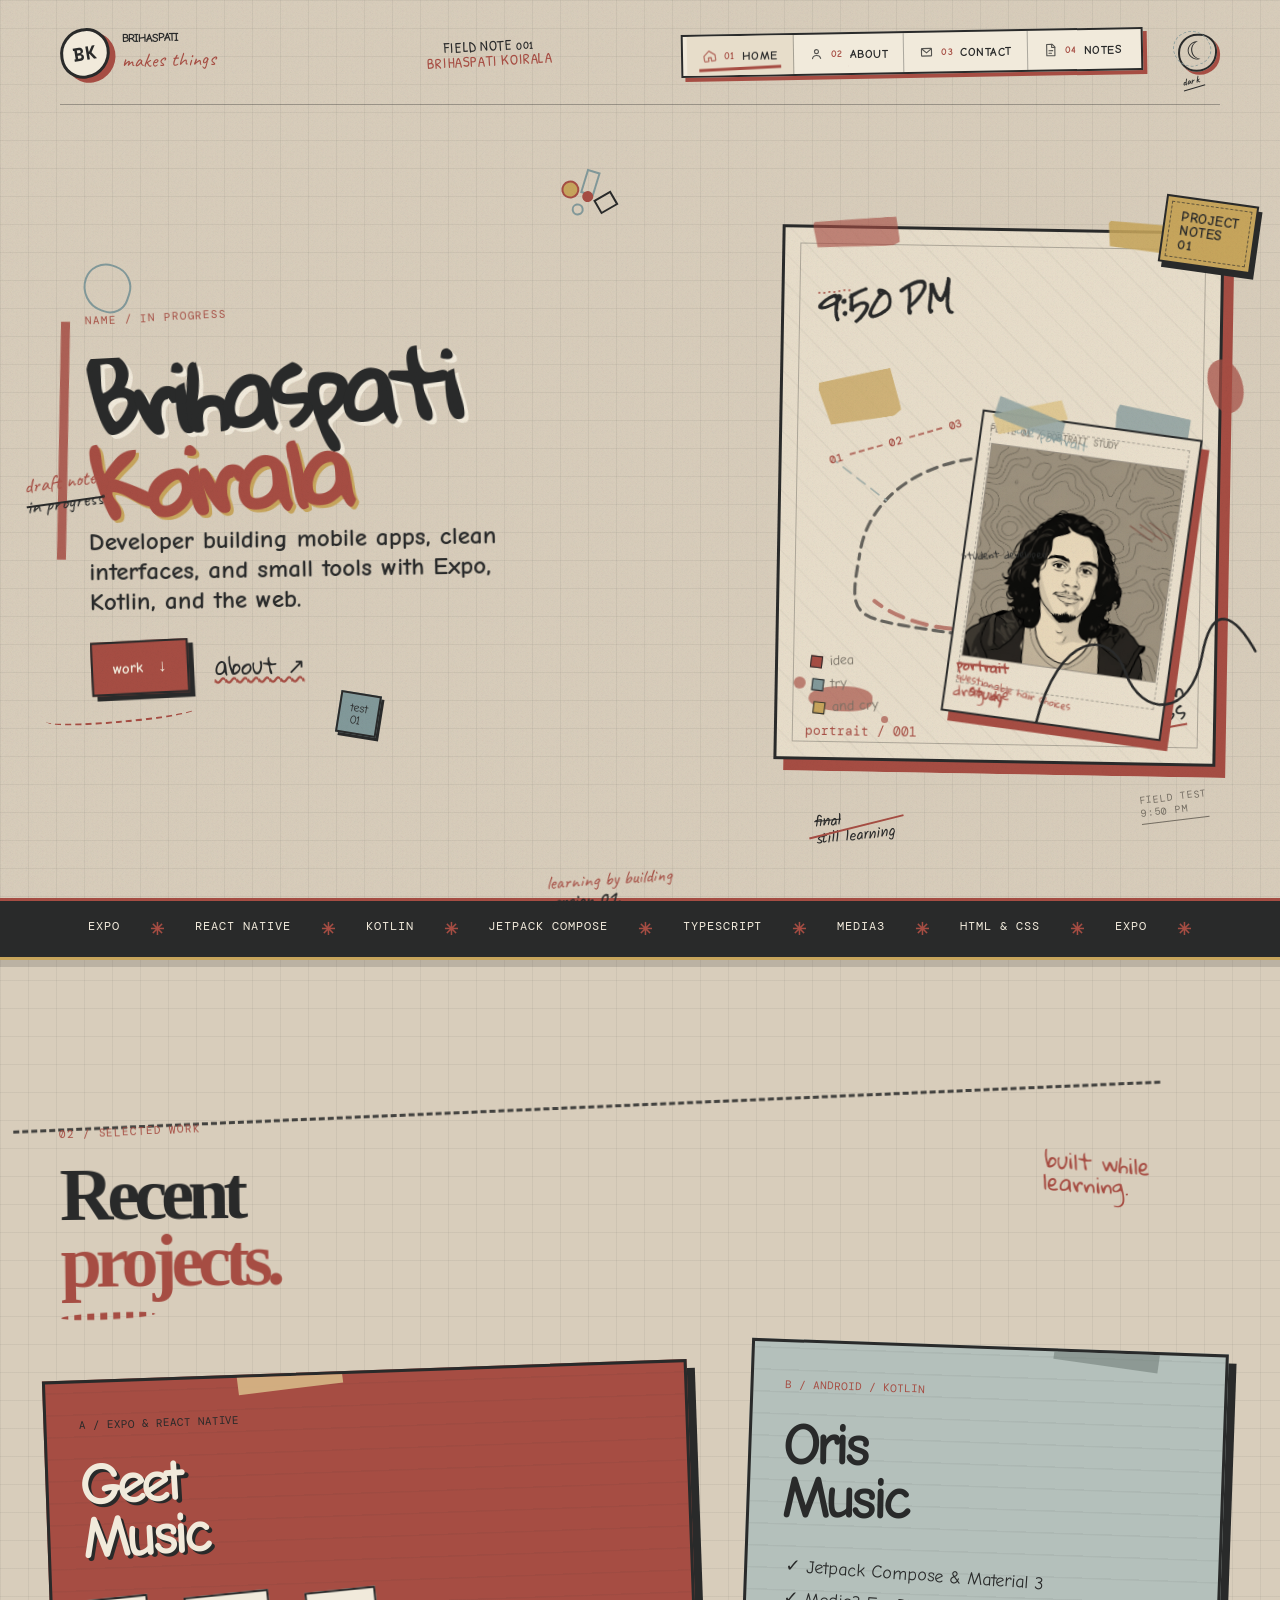
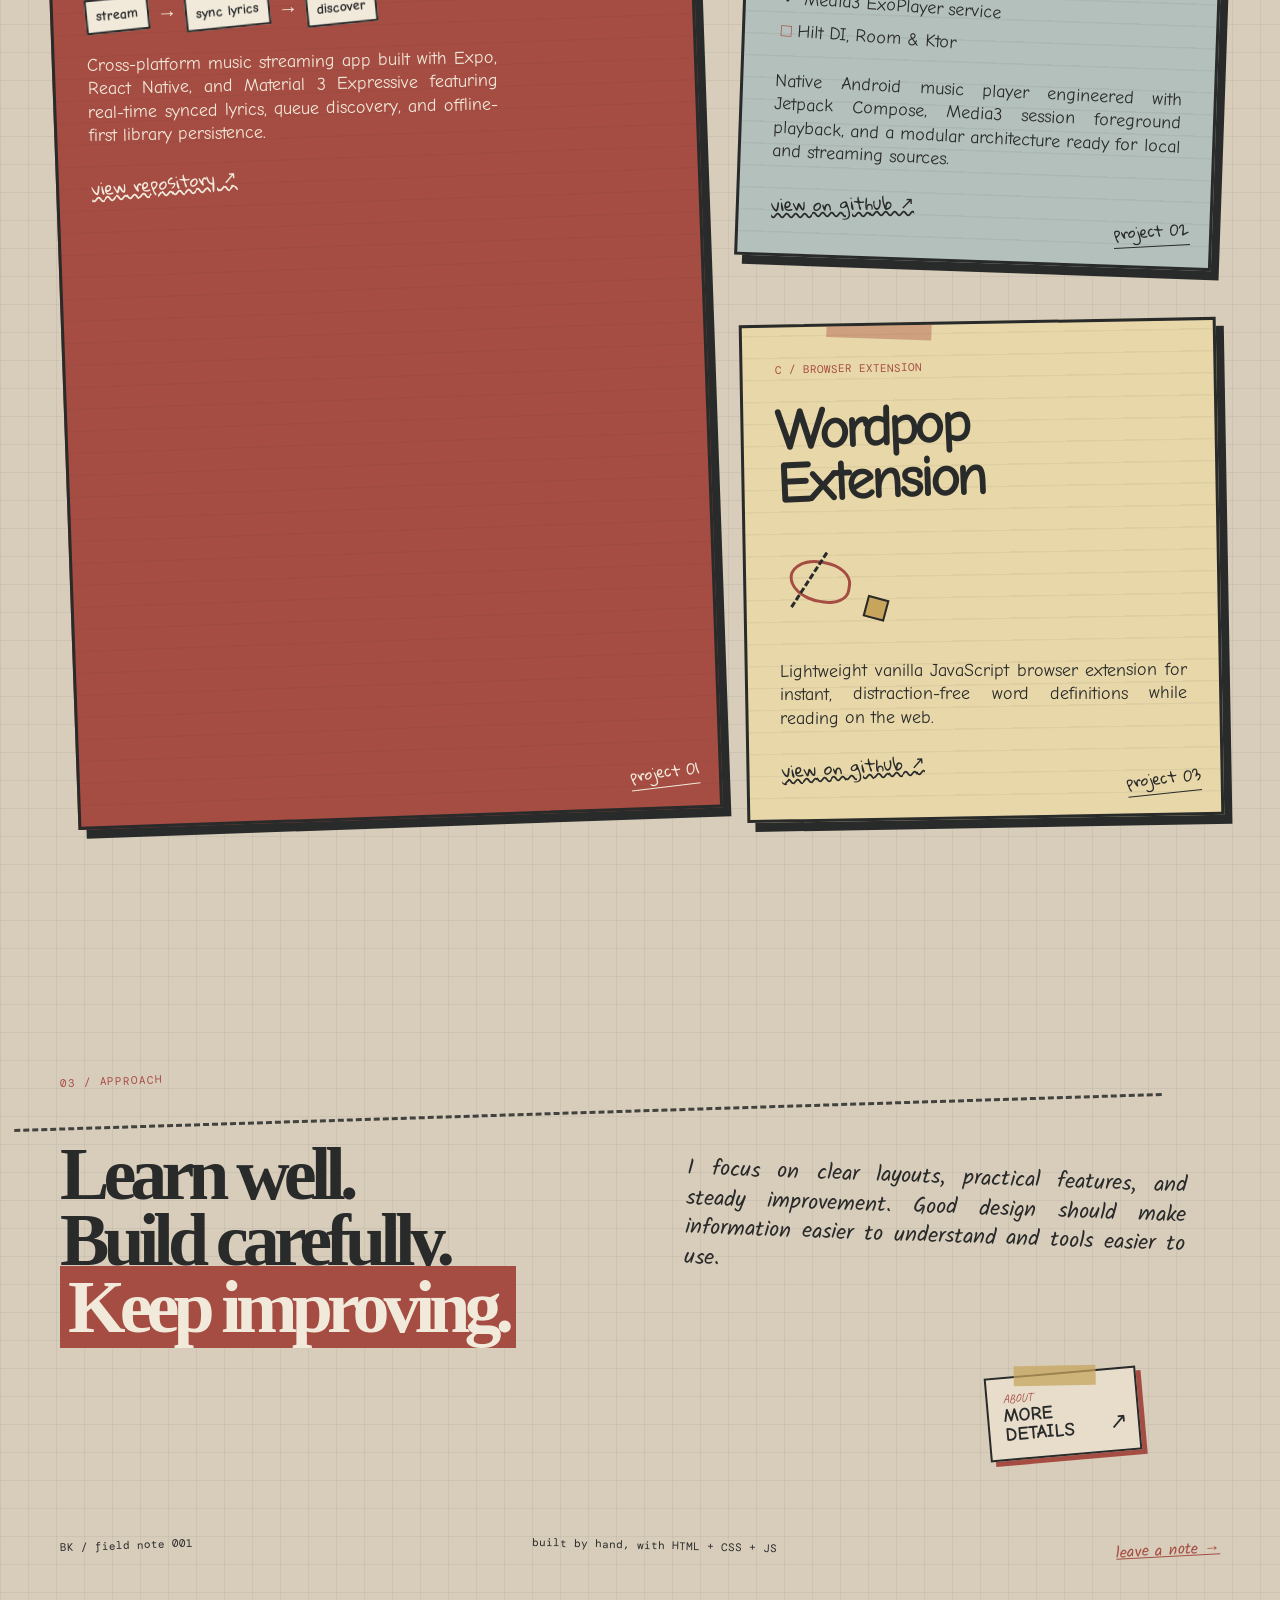
<file: index.html>
<!doctype html>
<html lang="en">
<head>
  <meta charset="utf-8"><meta name="viewport" content="width=device-width, initial-scale=1">
  <meta name="theme-color" content="#f1eadb">
  <link rel="icon" href="favicon.svg" type="image/svg+xml">
  <meta name="description" content="Brihaspati Koirala, mobile and web developer building with Expo, React Native, and Kotlin.">
  <meta property="og:title" content="Brihaspati Koirala | field notes">
  <meta property="og:description" content="Brihaspati Koirala, mobile and web developer building with Expo, React Native, and Kotlin.">
  <meta property="og:type" content="website">
  <meta property="og:url" content="https://toilala.vercel.app/">
  <meta property="og:image" content="https://toilala.vercel.app/assets/brihaspati-portrait.png">
  <title>Brihaspati Koirala | field notes</title>
  <link rel="preconnect" href="https://fonts.googleapis.com"><link rel="preconnect" href="https://fonts.gstatic.com" crossorigin>
  <link href="https://fonts.googleapis.com/css2?family=Caveat:wght@400;500;600;700&family=Comic+Neue:wght@400;700&family=DM+Mono:wght@400;500&family=Gloria+Hallelujah&family=Kalam:wght@400;700&family=Patrick+Hand&family=Rock+Salt&family=Space+Mono:wght@400;700&display=swap" rel="stylesheet">
  <link rel="stylesheet" href="css/style.css">
</head>
<body class="home">
  <div class="page-noise"></div>
  <header class="masthead wrap">
    <a class="brand" href="index.html"><span class="brand-mark">BK</span><span><b>BRIHASPATI</b><small>makes things</small></span></a>
    <p class="header-note">FIELD NOTE <b>001</b><br><span>BRIHASPATI KOIRALA</span></p>
    <nav class="nav" aria-label="Main navigation"><a class="is-active" href="index.html"><svg class="nav-icon" viewBox="0 0 24 24" aria-hidden="true"><path d="M4 11.5 12 5l8 6.5v7a1 1 0 0 1-1 1h-5v-5h-4v5H5a1 1 0 0 1-1-1z"/></svg><i>01</i> home</a><a href="about.html"><svg class="nav-icon" viewBox="0 0 24 24" aria-hidden="true"><circle cx="12" cy="8" r="3.2"/><path d="M5.5 19c.6-3.1 2.8-4.8 6.5-4.8s5.9 1.7 6.5 4.8"/></svg><i>02</i> about</a><a href="contact.html"><svg class="nav-icon" viewBox="0 0 24 24" aria-hidden="true"><rect x="4" y="6" width="16" height="12" rx="1"/><path d="m5 7 7 6 7-6"/></svg><i>03</i> contact</a><a href="notes.html"><svg class="nav-icon" viewBox="0 0 24 24" aria-hidden="true"><path d="M6 3h9l4 4v14H6z"/><path d="M14 3v5h5M9.5 13h6M9.5 17h4"/></svg><i>04</i> notes</a></nav>
    <button class="theme-toggle" type="button" aria-label="Switch to dark mode"><span>☾</span><b>dark</b></button><button class="menu-toggle" aria-label="Open navigation" aria-expanded="false"><i></i><i></i></button>
  </header>
  <main>
    <section class="hero wrap reveal">
      <div class="hero-copy">
        <p class="eyebrow">name / in progress</p>
        <h1>Brihaspati<br><em>Koirala</em></h1>
        <p class="hero-blurb">Developer building mobile apps, clean interfaces, and small tools with Expo, Kotlin, and the web.</p>
        <div class="hero-actions"><a class="button" href="#work">work <b>↓</b></a><a class="scribble-link" href="about.html">about ↗</a></div>
      </div>
      <div class="hero-board">
        <span class="board-tab tab-red"></span><span class="board-tab tab-yellow"></span>
        <span class="torn-paper paper-a"></span><span class="torn-paper paper-b"></span><span class="ink-drop"></span>
        <div class="board-key" aria-hidden="true"><span><i class="key-red"></i>idea</span><span><i class="key-blue"></i>try</span><span><i class="key-ochre"></i>and cry</span></div>
        <div class="board-route" aria-hidden="true"><b>01</b><span></span><b>02</b><span></span><b>03</b></div>
        <p class="board-scribble" aria-hidden="true">work in<br>progress</p>
        <div class="portrait-card" tabindex="0" role="button" aria-label="Draggable portrait card"><span class="drag-hint">move portrait</span><span class="photo-tape tape-photo-a" aria-hidden="true"></span><span class="photo-tape tape-photo-b" aria-hidden="true"></span><span class="portrait-index">PLATE 01 / PORTRAIT STUDY</span><img src="assets/brihaspati-portrait.png" alt="Illustrated portrait of Brihaspati Koirala"><span class="portrait-caption">drag me</span><span class="portrait-note note-one">student developer</span><span class="portrait-note note-two">questionable hair choices</span><span class="portrait-crossed">portrait<br><b>study</b></span></div>
        <svg class="orbit-doodle" viewBox="0 0 500 430" aria-hidden="true"><path d="M75 245 C90 110 300 72 405 177 S390 369 230 345 S60 335 75 245"/><path class="red-stroke" d="M95 301 C160 352 315 352 405 258"/><path class="thin-stroke" d="M108 174 L42 125 M382 166 L461 112 M250 350 L255 411"/></svg>
        <p class="board-note"> ....... <br><b><time class="board-time">--:-- --</time></b></p><span class="board-code">portrait / 001</span>
      </div>
      <div class="hero-margin" aria-hidden="true">
        <span class="margin-sticker sticker-top">PROJECT<br>NOTES<br>01</span>
        <span class="margin-scribble scribble-left">draft notes<br><s>in progress</s></span>
        <span class="margin-crossed"><s>final</s><br>still learning</span>
        <span class="margin-label label-right">FIELD TEST<br><time class="live-tim">--:-- --</time></span>
        <span class="shape-cluster" aria-hidden="true"><i></i><i></i><i></i><i></i><b></b></span>
        <span class="margin-shape shape-loop"></span><span class="margin-shape shape-blob"></span><span class="margin-scrap scrap-note">test<br>01</span><span class="margin-tape tape-note"></span>
        <svg class="margin-curl" viewBox="0 0 280 150">
          <path d="M5 116 C45 18 105 18 116 73 S184 137 207 67 S257 31 274 82"/>
        </svg>
        <span class="margin-note-bottom">learning by building<br><b>version 01.</b></span>
      </div>
    </section>
    <div class="ticker"><div>EXPO <b>✳</b> REACT NATIVE <b>✳</b> KOTLIN <b>✳</b> JETPACK COMPOSE <b>✳</b> TYPESCRIPT <b>✳</b> MEDIA3 <b>✳</b> HTML &amp; CSS <b>✳</b> EXPO <b>✳</b></div></div>
    <section id="work" class="work wrap reveal">
      <div class="section-head"><p class="eyebrow">02 / selected work</p><h2>Recent<br><em>projects.</em></h2><p class="margin-note">built while<br>learning.</p></div>
      <div class="work-grid">
        <article class="work-note note-wide tilt"><span class="tape"></span><span class="note-code">A / EXPO &amp; REACT NATIVE</span><h3>Geet<br>Music</h3><div class="flow"><b>stream</b><i>→</i><b>sync lyrics</b><i>→</i><b>discover</b></div><p>Cross-platform music streaming app built with Expo, React Native, and Material 3 Expressive featuring real-time synced lyrics, queue discovery, and offline-first library persistence.</p><a href="https://github.com/toilala/geet-music" target="_blank" rel="noopener noreferrer">view repository ↗</a><span class="evidence">project 01</span></article>
        <article class="work-note note-blue tilt"><span class="tape tape-dark"></span><span class="note-code">B / ANDROID / KOTLIN</span><h3>Oris<br>Music</h3><ul class="checklist"><li class="done">Jetpack Compose &amp; Material 3</li><li class="done">Media3 ExoPlayer service</li><li>Hilt DI, Room &amp; Ktor</li></ul><p>Native Android music player engineered with Jetpack Compose, Media3 session foreground playback, and a modular architecture ready for local and streaming sources.</p><a href="https://github.com/toilala/oris.music" target="_blank" rel="noopener noreferrer">view on github ↗</a><span class="evidence">project 02</span></article>
        <article class="work-note note-cream tilt"><span class="tape tape-red"></span><span class="note-code">C / BROWSER EXTENSION</span><h3>Wordpop<br>Extension</h3><div class="wordpop-doodle" aria-hidden="true"><i></i><i></i><b></b></div><p>Lightweight vanilla JavaScript browser extension for instant, distraction-free word definitions while reading on the web.</p><a href="https://github.com/toilala/wordpop" target="_blank" rel="noopener noreferrer">view on github ↗</a><span class="evidence">project 03</span></article>
      </div>
    </section>
    <section class="values wrap reveal"><p class="eyebrow">03 / approach</p><div class="values-grid"><h2>Learn well.<br>Build carefully.<br><em>Keep improving.</em></h2><p>I focus on clear layouts, practical features, and steady improvement. Good design should make information easier to understand and tools easier to use.</p></div><a class="margin-tab" href="about.html"><span>about</span><b>more<br>details</b><i>↗</i></a></section>
  </main>
  <footer class="footer wrap"><span>BK / field note 001</span><span>built by hand, with HTML + CSS + JS</span><a href="contact.html">leave a note →</a></footer>
  <script src="js/main.js"></script>
</body>
  </html>
</file>
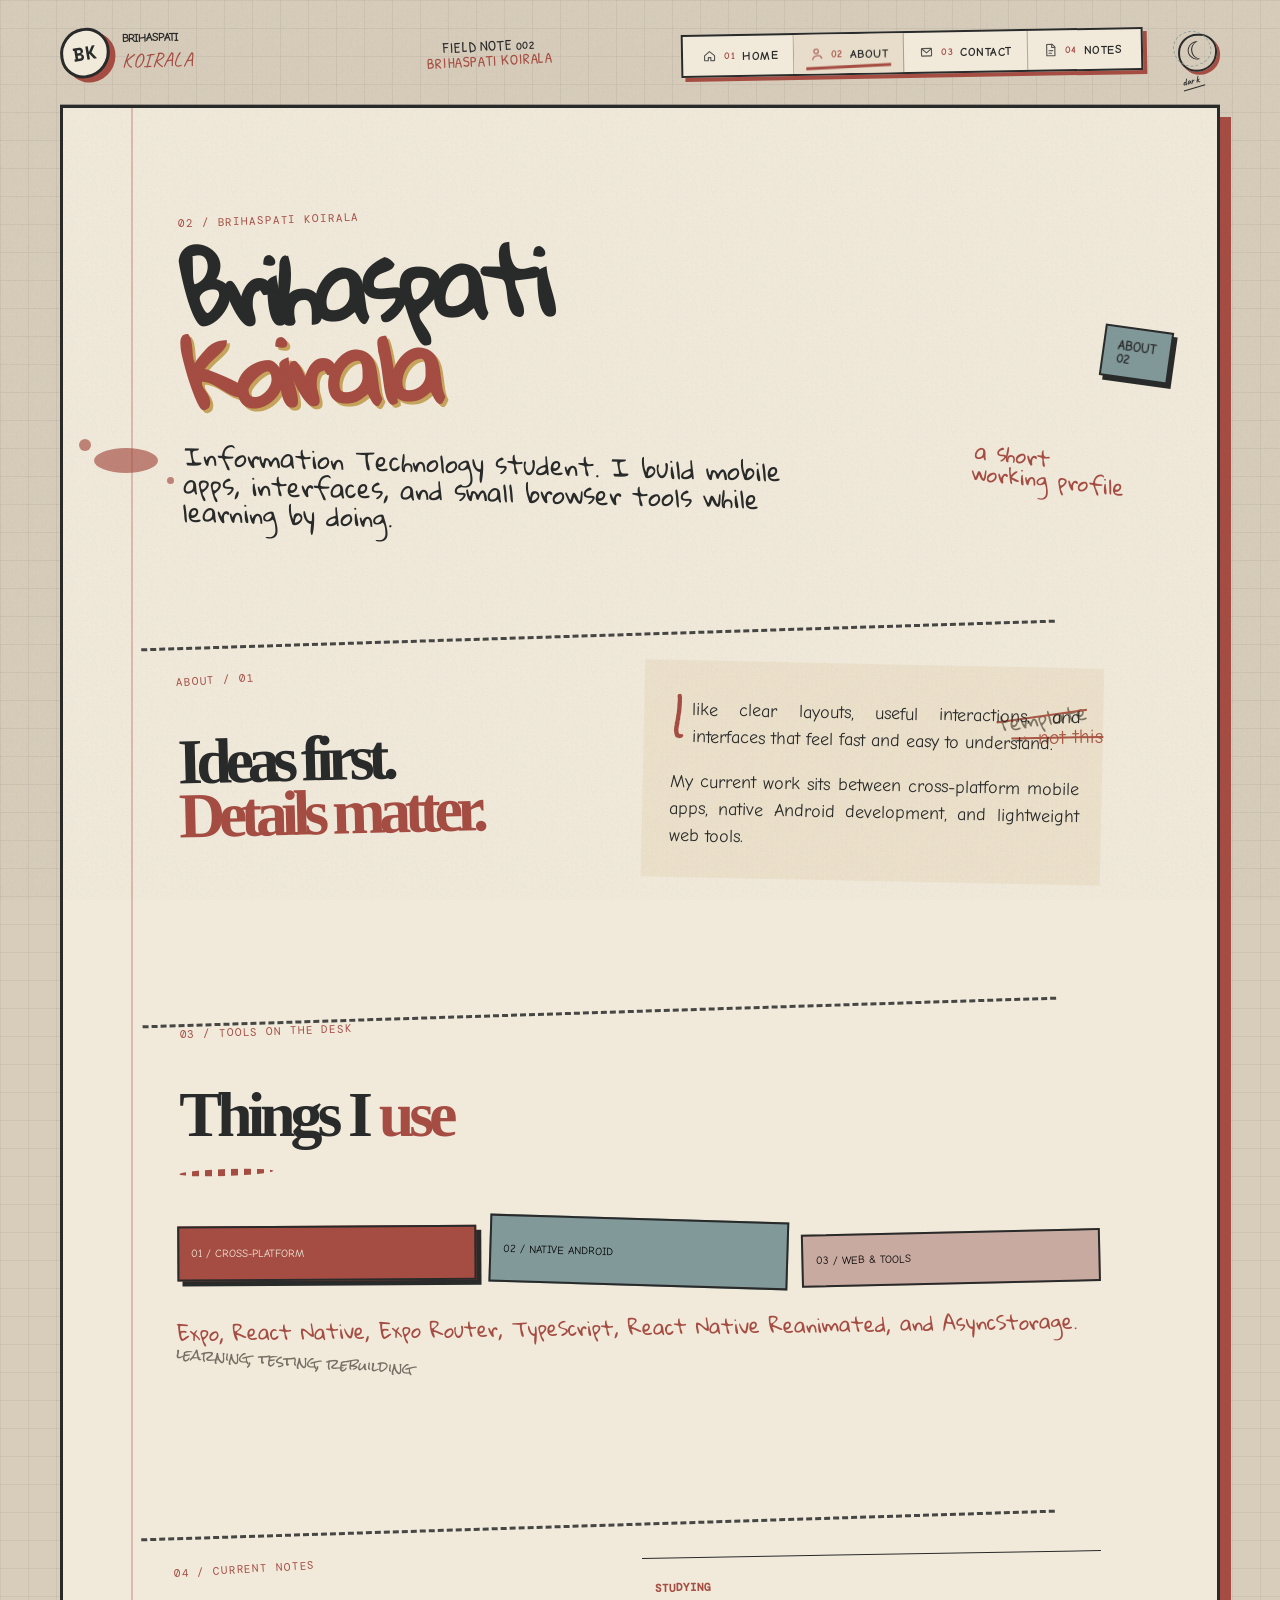
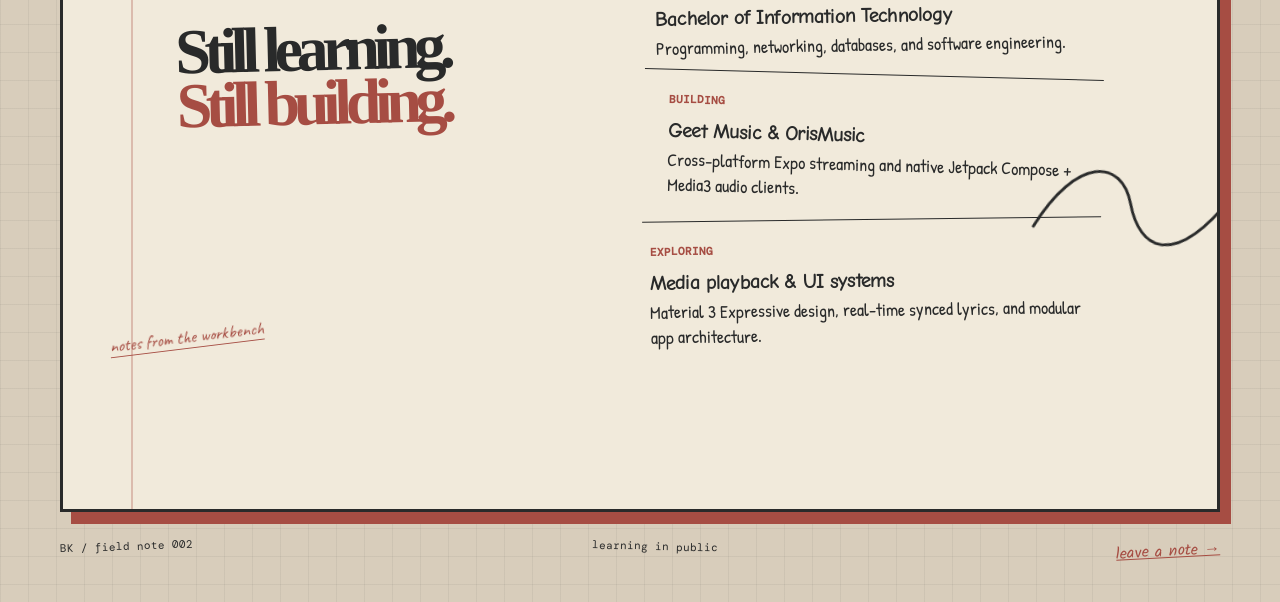
<file: about.html>
<!doctype html>
<html lang="en">
<head><meta charset="utf-8"><meta name="viewport" content="width=device-width, initial-scale=1">
  <meta name="theme-color" content="#f1eadb">
  <link rel="icon" href="favicon.svg" type="image/svg+xml"><meta name="description" content="About Brihaspati Koirala.">
  <meta property="og:title" content="About Brihaspati | field notes">
  <meta property="og:description" content="About Brihaspati Koirala.">
  <meta property="og:type" content="website">
  <meta property="og:url" content="https://toilala.vercel.app/about.html"><title>About Brihaspati | field notes</title><link rel="preconnect" href="https://fonts.googleapis.com"><link rel="preconnect" href="https://fonts.gstatic.com" crossorigin><link href="https://fonts.googleapis.com/css2?family=Caveat:wght@400;500;600;700&family=Comic+Neue:wght@400;700&family=DM+Mono:wght@400;500&family=Gloria+Hallelujah&family=Kalam:wght@400;700&family=Patrick+Hand&family=Rock+Salt&family=Space+Mono:wght@400;700&display=swap" rel="stylesheet"><link rel="stylesheet" href="css/style.css"></head>
<body class="paper-page"><div class="page-noise"></div><header class="masthead wrap"><a class="brand" href="index.html"><span class="brand-mark">BK</span><span><b>BRIHASPATI</b><small>KOIRALA</small></span></a><p class="header-note">FIELD NOTE <b>002</b><br><span>BRIHASPATI KOIRALA</span></p><nav class="nav"><a href="index.html"><svg class="nav-icon" viewBox="0 0 24 24" aria-hidden="true"><path d="M4 11.5 12 5l8 6.5v7a1 1 0 0 1-1 1h-5v-5h-4v5H5a1 1 0 0 1-1-1z"/></svg><i>01</i> home</a><a class="is-active" href="about.html"><svg class="nav-icon" viewBox="0 0 24 24" aria-hidden="true"><circle cx="12" cy="8" r="3.2"/><path d="M5.5 19c.6-3.1 2.8-4.8 6.5-4.8s5.9 1.7 6.5 4.8"/></svg><i>02</i> about</a><a href="contact.html"><svg class="nav-icon" viewBox="0 0 24 24" aria-hidden="true"><rect x="4" y="6" width="16" height="12" rx="1"/><path d="m5 7 7 6 7-6"/></svg><i>03</i> contact</a><a href="notes.html"><svg class="nav-icon" viewBox="0 0 24 24" aria-hidden="true"><path d="M6 3h9l4 4v14H6z"/><path d="M14 3v5h5M9.5 13h6M9.5 17h4"/></svg><i>04</i> notes</a></nav><button class="theme-toggle" type="button" aria-label="Switch to dark mode"><span>☾</span><b>dark</b></button><button class="menu-toggle" aria-label="Open navigation" aria-expanded="false"><i></i><i></i></button></header>
<main class="sheet about-sheet wrap reveal"><p class="eyebrow">02 / Brihaspati Koirala</p><h1>Brihaspati<br><em>Koirala</em></h1><p class="intro">Information Technology student. I build mobile apps, interfaces, and small browser tools while learning by doing.</p><span class="ink-drop ink-about"></span><span class="sheet-annotation">a short<br>working profile</span><span class="sheet-crossout">template<br><b>→ not this</b></span><div class="sheet-margin" aria-hidden="true"><span class="sheet-scrap scrap-about">ABOUT<br>02</span><span class="sheet-pencil">notes from the workbench</span><svg class="sheet-curl" viewBox="0 0 220 130"><path d="M8 102 C42 22 89 18 105 63 S160 126 210 37"/></svg></div>
  <section class="split"><div><p class="eyebrow">about / 01</p><h2>Ideas first.<br><em>Details matter.</em></h2></div><div class="copy"><p>I like clear layouts, useful interactions, and interfaces that feel fast and easy to understand.</p><p>My current work sits between cross-platform mobile apps, native Android development, and lightweight web tools.</p></div></section>
  <section class="tool-section"><div class="section-head"><p class="eyebrow">03 / tools on the desk</p><h2>Things I <em>use</em></h2></div><div class="tool-list"><button class="tool active" data-detail="Expo, React Native, Expo Router, TypeScript, React Native Reanimated, and AsyncStorage.">01 / CROSS-PLATFORM</button><button class="tool" data-detail="Kotlin, Jetpack Compose, Material 3, Media3 ExoPlayer, Hilt DI, Room, and Ktor.">02 / NATIVE ANDROID</button><button class="tool" data-detail="React, JavaScript, HTML, CSS, TailwindCSS, Manifest V3 Extensions, and Git.">03 / WEB &amp; TOOLS</button></div><p class="tool-detail" id="tool-detail">Expo, React Native, Expo Router, TypeScript, React Native Reanimated, and AsyncStorage.</p><p class="tool-joke">learning, testing, rebuilding</p></section>
  <section class="timeline"><div><p class="eyebrow">04 / current notes</p><h2>Still learning.<br><em>Still building.</em></h2></div><div class="timeline-list"><article><b>STUDYING</b><h3>Bachelor of Information Technology</h3><p>Programming, networking, databases, and software engineering.</p></article><article><b>BUILDING</b><h3>Geet Music &amp; OrisMusic</h3><p>Cross-platform Expo streaming and native Jetpack Compose + Media3 audio clients.</p></article><article><b>EXPLORING</b><h3>Media playback &amp; UI systems</h3><p>Material 3 Expressive design, real-time synced lyrics, and modular app architecture.</p></article></div></section>
</main><footer class="footer wrap"><span>BK / field note 002</span><span>learning in public</span><a href="contact.html">leave a note →</a></footer><script src="js/main.js"></script></body></html>
</file>
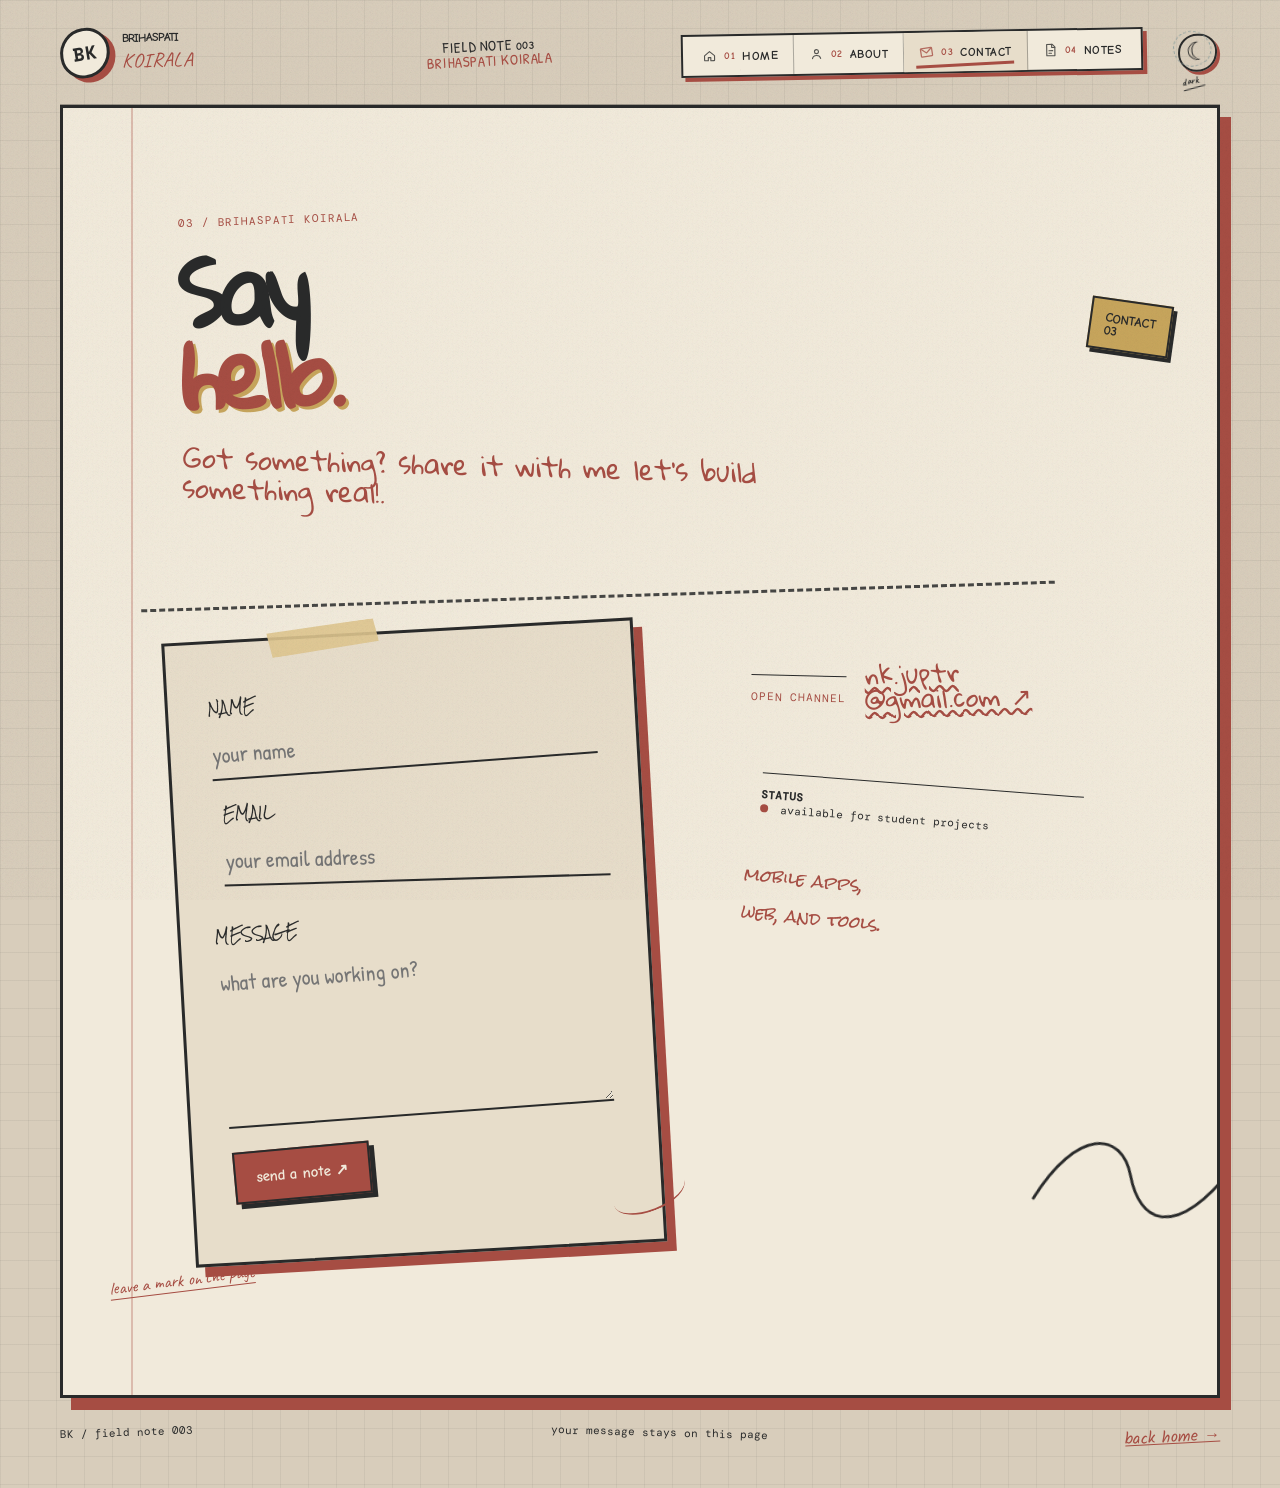
<file: contact.html>
<!doctype html>
<html lang="en">
  <head>
    <meta charset="utf-8" />
    <meta name="viewport" content="width=device-width, initial-scale=1" />
    <meta name="theme-color" content="#f1eadb">
    <link rel="icon" href="favicon.svg" type="image/svg+xml">
    <meta name="description" content="Contact Brihaspati Koirala." />
    <meta property="og:title" content="Say hello to Brihaspati">
    <meta property="og:description" content="Contact Brihaspati Koirala.">
    <meta property="og:type" content="website">
    <meta property="og:url" content="https://toilala.vercel.app/contact.html">
    <title>Say hello to Brihaspati</title>
    <link rel="preconnect" href="https://fonts.googleapis.com" />
    <link rel="preconnect" href="https://fonts.gstatic.com" crossorigin />
    <link
      href="https://fonts.googleapis.com/css2?family=Caveat:wght@400;500;600;700&family=Comic+Neue:wght@400;700&family=DM+Mono:wght@400;500&family=Gloria+Hallelujah&family=Kalam:wght@400;700&family=Patrick+Hand&family=Rock+Salt&family=Space+Mono:wght@400;700&display=swap"
      rel="stylesheet"
    />
    <link rel="stylesheet" href="css/style.css" />
  </head>
  <body class="paper-page">
    <div class="page-noise"></div>
    <header class="masthead wrap">
      <a class="brand" href="index.html"
        ><span class="brand-mark">BK</span
        ><span><b>BRIHASPATI</b><small>KOIRALA</small></span></a
      >
      <p class="header-note">
        FIELD NOTE <b>003</b><br /><span>BRIHASPATI KOIRALA</span>
      </p>
      <nav class="nav">
        <a href="index.html"
          ><svg class="nav-icon" viewBox="0 0 24 24" aria-hidden="true">
            <path
              d="M4 11.5 12 5l8 6.5v7a1 1 0 0 1-1 1h-5v-5h-4v5H5a1 1 0 0 1-1-1z"
            /></svg
          ><i>01</i> home</a
        ><a href="about.html"
          ><svg class="nav-icon" viewBox="0 0 24 24" aria-hidden="true">
            <circle cx="12" cy="8" r="3.2" />
            <path d="M5.5 19c.6-3.1 2.8-4.8 6.5-4.8s5.9 1.7 6.5 4.8" /></svg
          ><i>02</i> about</a
        ><a class="is-active" href="contact.html"
          ><svg class="nav-icon" viewBox="0 0 24 24" aria-hidden="true">
            <rect x="4" y="6" width="16" height="12" rx="1" />
            <path d="m5 7 7 6 7-6" /></svg
          ><i>03</i> contact</a
        ><a href="notes.html"><svg class="nav-icon" viewBox="0 0 24 24" aria-hidden="true"><path d="M6 3h9l4 4v14H6z"/><path d="M14 3v5h5M9.5 13h6M9.5 17h4"/></svg><i>04</i> notes</a></nav>
      <button
        class="theme-toggle"
        type="button"
        aria-label="Switch to dark mode"
      >
        <span>☾</span><b>dark</b></button
      ><button
        class="menu-toggle"
        aria-label="Open navigation"
        aria-expanded="false"
      >
        <i></i><i></i>
      </button>
    </header>
    <main class="sheet contact-sheet wrap reveal">
      <p class="eyebrow">03 / Brihaspati Koirala</p>
      <h1>Say<br /><em>hello.</em></h1>
      <p class="intro">
        Got something? share it with me let's build something real!.
      </p>
      <div class="sheet-margin" aria-hidden="true">
        <span class="sheet-scrap scrap-contact">CONTACT<br />03</span
        ><span class="sheet-pencil">leave a mark on the page</span
        ><svg class="sheet-curl" viewBox="0 0 220 130">
          <path d="M8 102 C42 22 89 18 105 63 S160 126 210 37" />
        </svg>
      </div>
      <section class="contact-grid">
        <form id="contact-form" class="letter">
          <span class="letter-tab" aria-hidden="true"></span
          ><label for="name"
            >name<input
              id="name"
              name="name"
              required
              placeholder="your name" /></label
          ><label for="email"
            >email<input
              id="email"
              name="email"
              type="email"
              required
              placeholder="your email address" /></label
          ><label for="message"
            >message<textarea
              id="message"
              name="message"
              rows="5"
              placeholder="what are you working on?"
            ></textarea></label
          ><button class="button" type="submit">send a note ↗</button>
          <p class="form-status" role="status"></p>
        </form>
        <aside class="contact-aside">
          <p class="eyebrow">open channel</p>
          <a href="mailto:nk.juptr@gmail.com">nk.juptr<br />@gmail.com ↗</a>
          <p>
            <b>STATUS</b><br /><span class="status-dot"></span> available for
            student projects
          </p>
          <p class="aside-postscript">mobile apps,<br />web, and tools.</p>
        </aside>
      </section>
    </main>
    <footer class="footer wrap">
      <span>BK / field note 003</span
      ><span>your message stays on this page</span><a href="index.html">back home →</a>
    </footer>
    <script src="js/main.js"></script>
  </body>
</html>
</file>
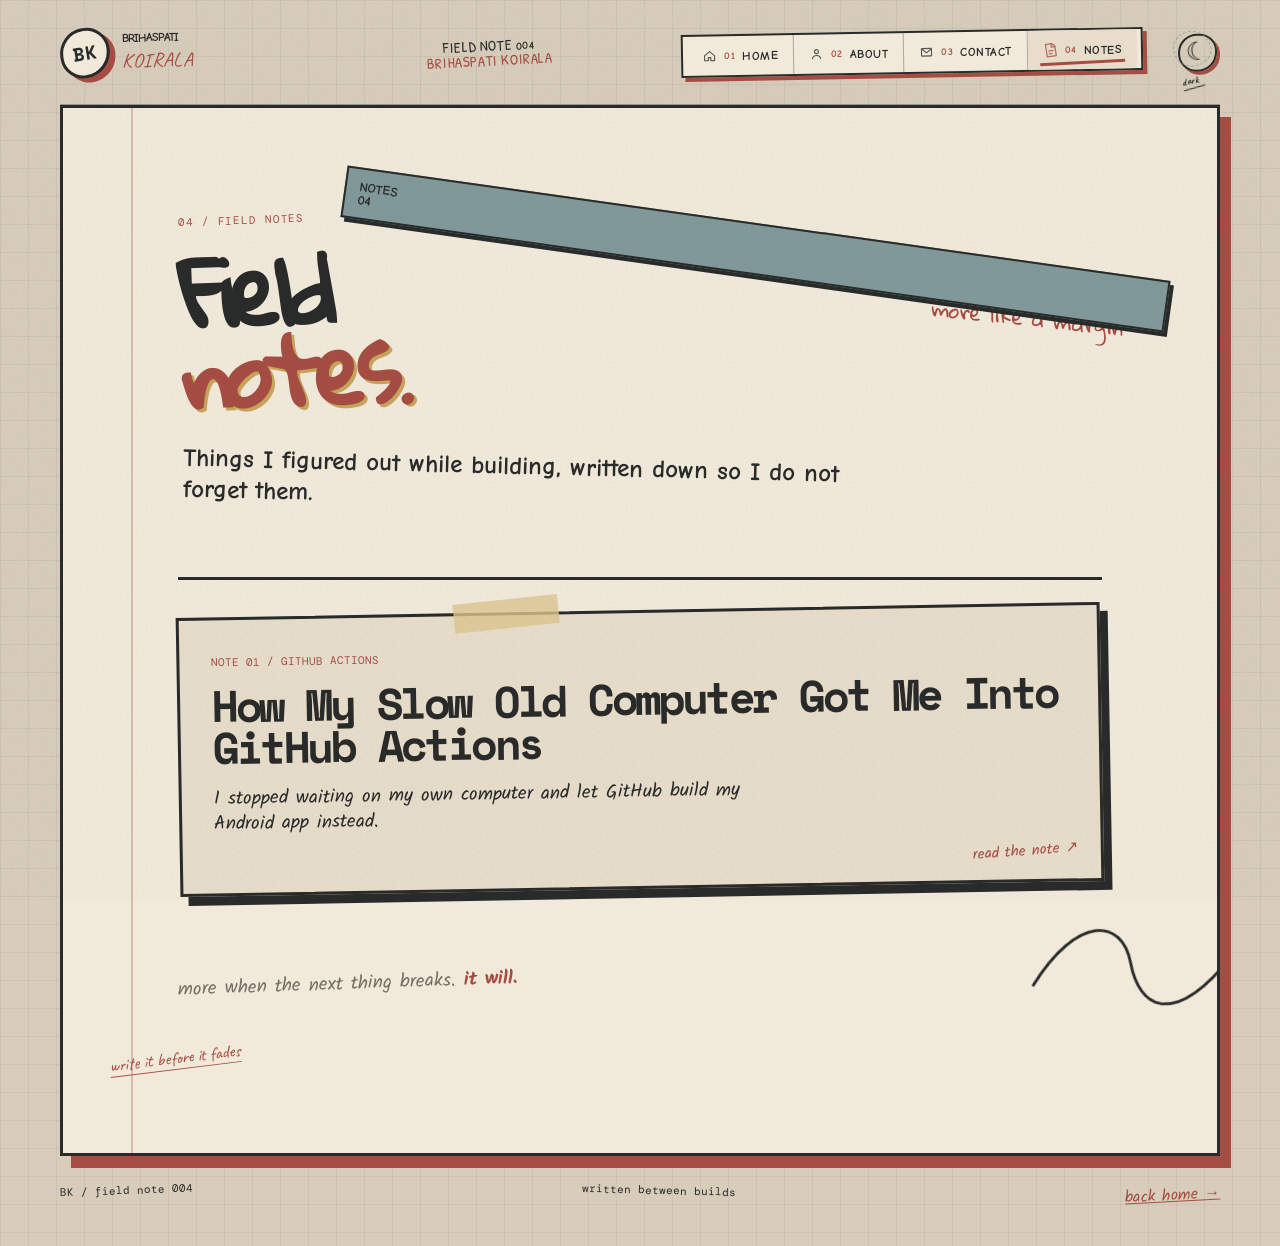
<file: notes.html>
<!doctype html>
<html lang="en">
<head>
  <meta charset="utf-8"><meta name="viewport" content="width=device-width, initial-scale=1">
  <meta name="description" content="Field notes by Brihaspati Koirala. Things figured out while building, written down.">
  <title>Field notes | Brihaspati Koirala</title>
  <meta property="og:title" content="Field notes | Brihaspati Koirala">
  <meta property="og:description" content="Things figured out while building, written down so they are not forgotten.">
  <meta property="og:type" content="website">
  <meta property="og:url" content="https://toilala.vercel.app/notes.html">
  <meta name="theme-color" content="#f1eadb">
  <link rel="icon" href="favicon.svg" type="image/svg+xml">
  <link rel="preconnect" href="https://fonts.googleapis.com"><link rel="preconnect" href="https://fonts.gstatic.com" crossorigin>
  <link href="https://fonts.googleapis.com/css2?family=Caveat:wght@400;500;600;700&family=Comic+Neue:wght@400;700&family=DM+Mono:wght@400;500&family=Gloria+Hallelujah&family=Kalam:wght@400;700&family=Patrick+Hand&family=Rock+Salt&family=Space+Mono:wght@400;700&display=swap" rel="stylesheet">
  <link rel="stylesheet" href="css/style.css">
</head>
<body class="paper-page"><div class="page-noise"></div><header class="masthead wrap"><a class="brand" href="index.html"><span class="brand-mark">BK</span><span><b>BRIHASPATI</b><small>KOIRALA</small></span></a><p class="header-note">FIELD NOTE <b>004</b><br><span>BRIHASPATI KOIRALA</span></p><nav class="nav" aria-label="Main navigation"><a href="index.html"><svg class="nav-icon" viewBox="0 0 24 24" aria-hidden="true"><path d="M4 11.5 12 5l8 6.5v7a1 1 0 0 1-1 1h-5v-5h-4v5H5a1 1 0 0 1-1-1z"/></svg><i>01</i> home</a><a href="about.html"><svg class="nav-icon" viewBox="0 0 24 24" aria-hidden="true"><circle cx="12" cy="8" r="3.2"/><path d="M5.5 19c.6-3.1 2.8-4.8 6.5-4.8s5.9 1.7 6.5 4.8"/></svg><i>02</i> about</a><a href="contact.html"><svg class="nav-icon" viewBox="0 0 24 24" aria-hidden="true"><rect x="4" y="6" width="16" height="12" rx="1"/><path d="m5 7 7 6 7-6"/></svg><i>03</i> contact</a><a class="is-active" href="notes.html"><svg class="nav-icon" viewBox="0 0 24 24" aria-hidden="true"><path d="M6 3h9l4 4v14H6z"/><path d="M14 3v5h5M9.5 13h6M9.5 17h4"/></svg><i>04</i> notes</a></nav><button class="theme-toggle" type="button" aria-label="Switch to dark mode"><span>&#9789;</span><b>dark</b></button><button class="menu-toggle" aria-label="Open navigation" aria-expanded="false"><i></i><i></i></button></header>
<main class="sheet notes-sheet wrap reveal"><p class="eyebrow">04 / field notes</p><h1>Field<br><em>notes.</em></h1><p class="intro">Things I figured out while building, written down so I do not forget them.</p><span class="sheet-annotation">not a blog,<br>more like a margin</span><div class="sheet-margin" aria-hidden="true"><span class="sheet-scrap scrap-note">NOTES<br>04</span><span class="sheet-pencil">write it before it fades</span><svg class="sheet-curl" viewBox="0 0 220 130"><path d="M8 102 C42 22 89 18 105 63 S160 126 210 37"/></svg></div>
  <div class="notes-list">
    <a class="note-card" href="notes/slow-computer-github-actions.html"><span class="tape"></span><span class="note-code">NOTE 01 / GITHUB ACTIONS</span><h3>How My Slow Old Computer Got Me Into GitHub Actions</h3><p>I stopped waiting on my own computer and let GitHub build my Android app instead.</p><span class="read-mark">read the note &nearr;</span></a>
  </div>
  <p class="notes-empty">more when the next thing breaks. <b>it will.</b></p>
</main><footer class="footer wrap"><span>BK / field note 004</span><span>written between builds</span><a href="index.html">back home &rarr;</a></footer><script src="js/main.js"></script></body></html>
</file>
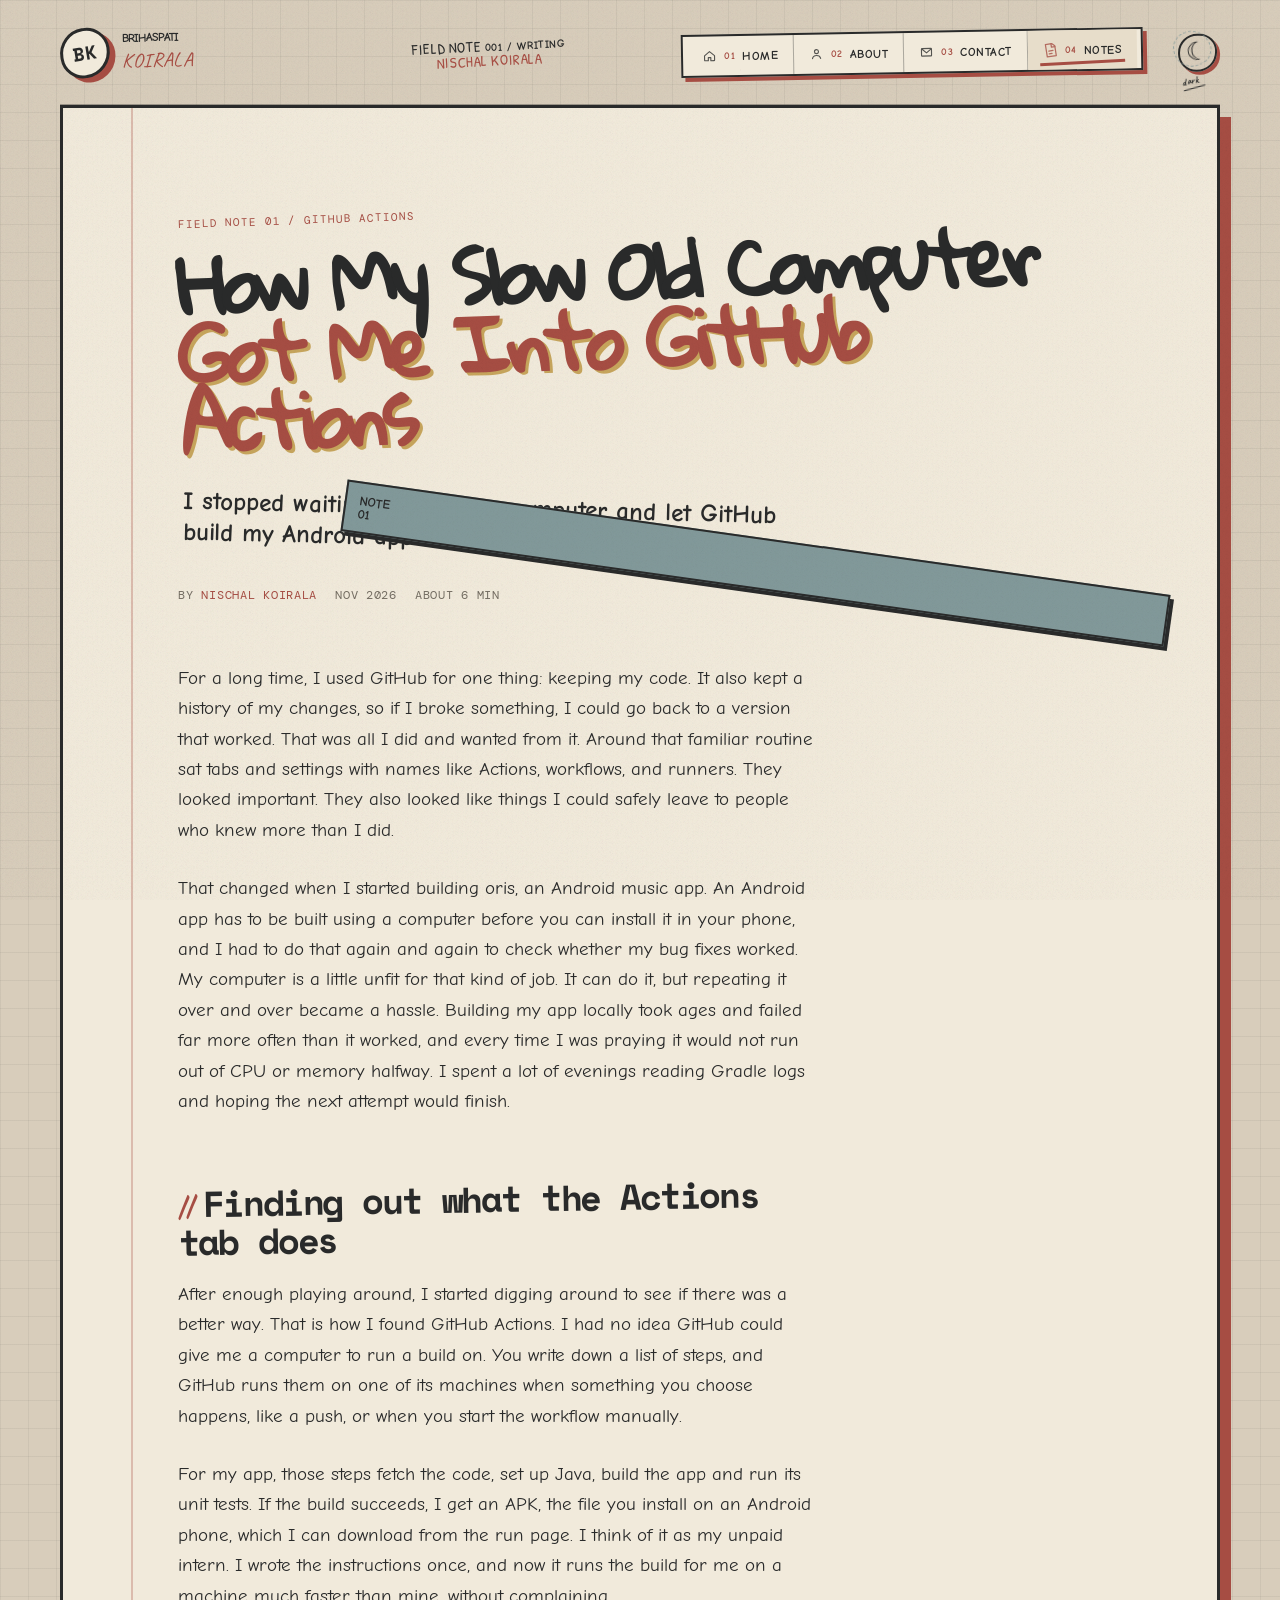
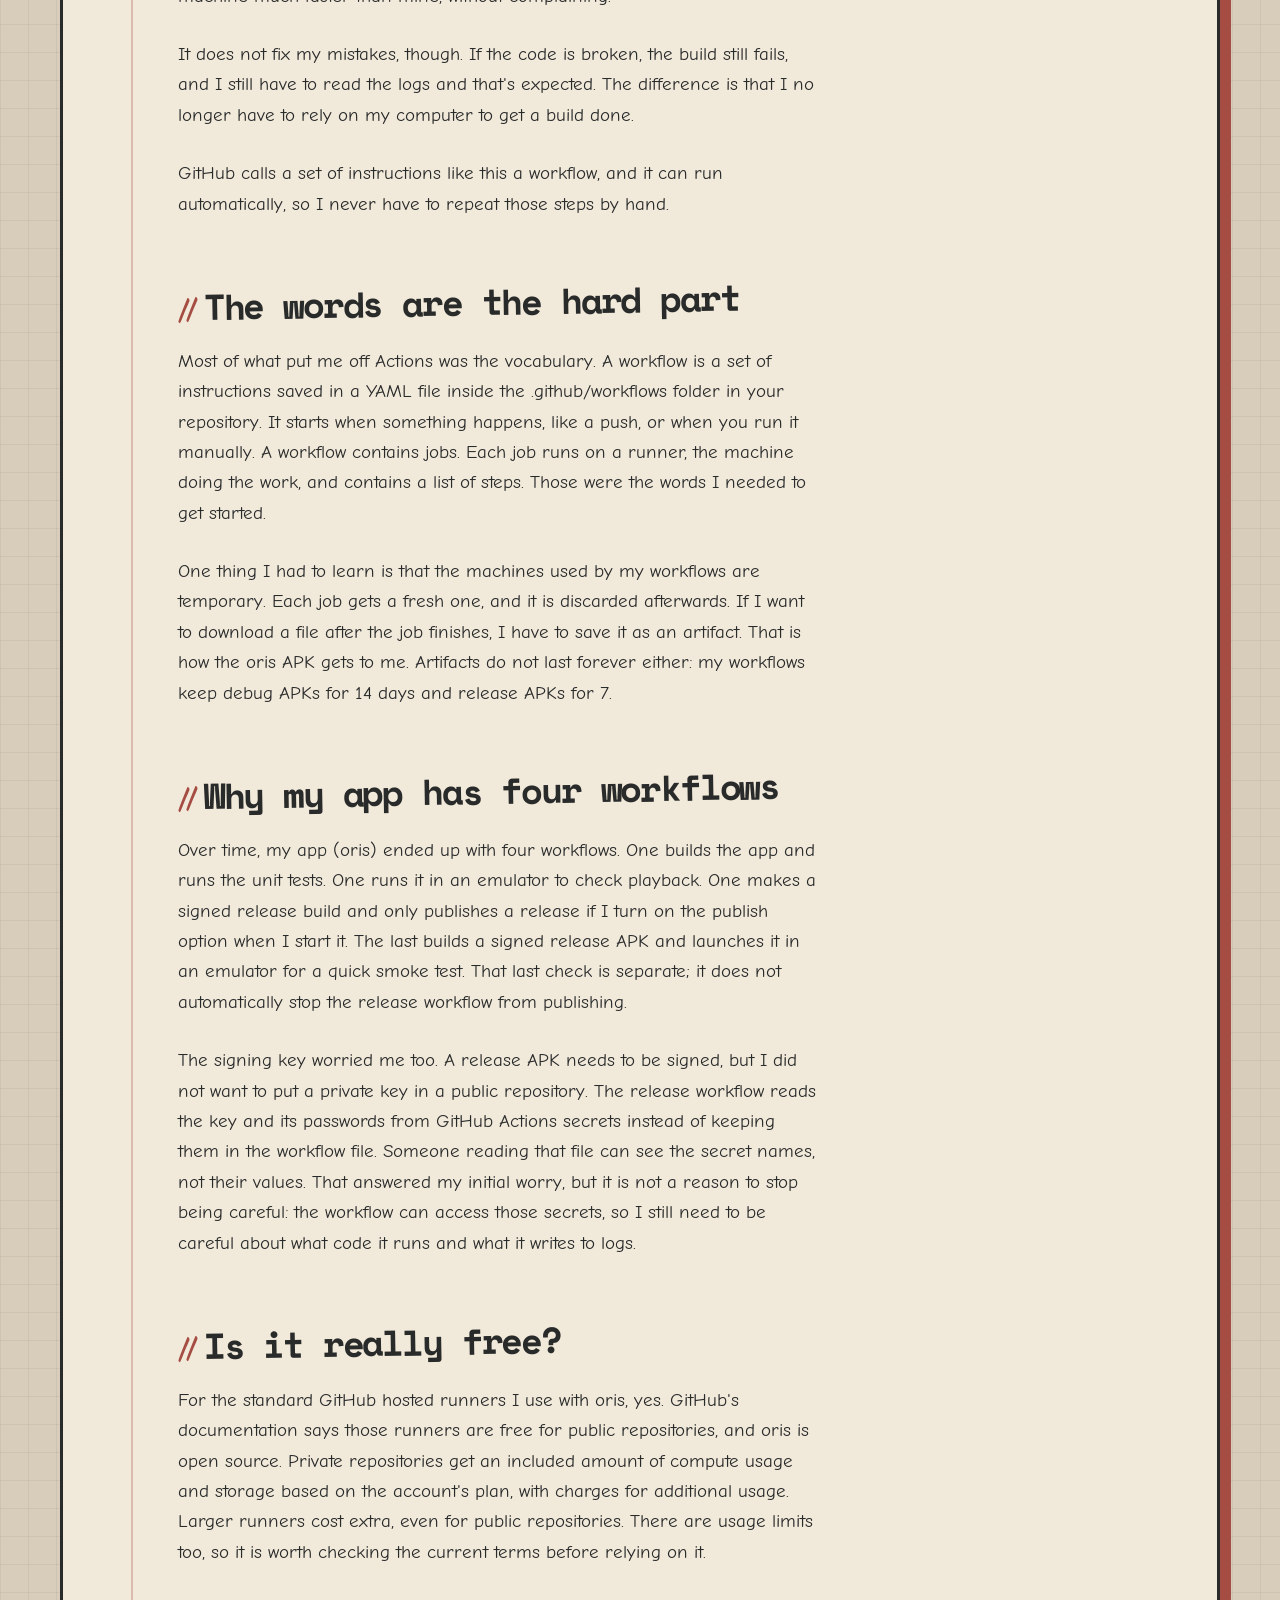
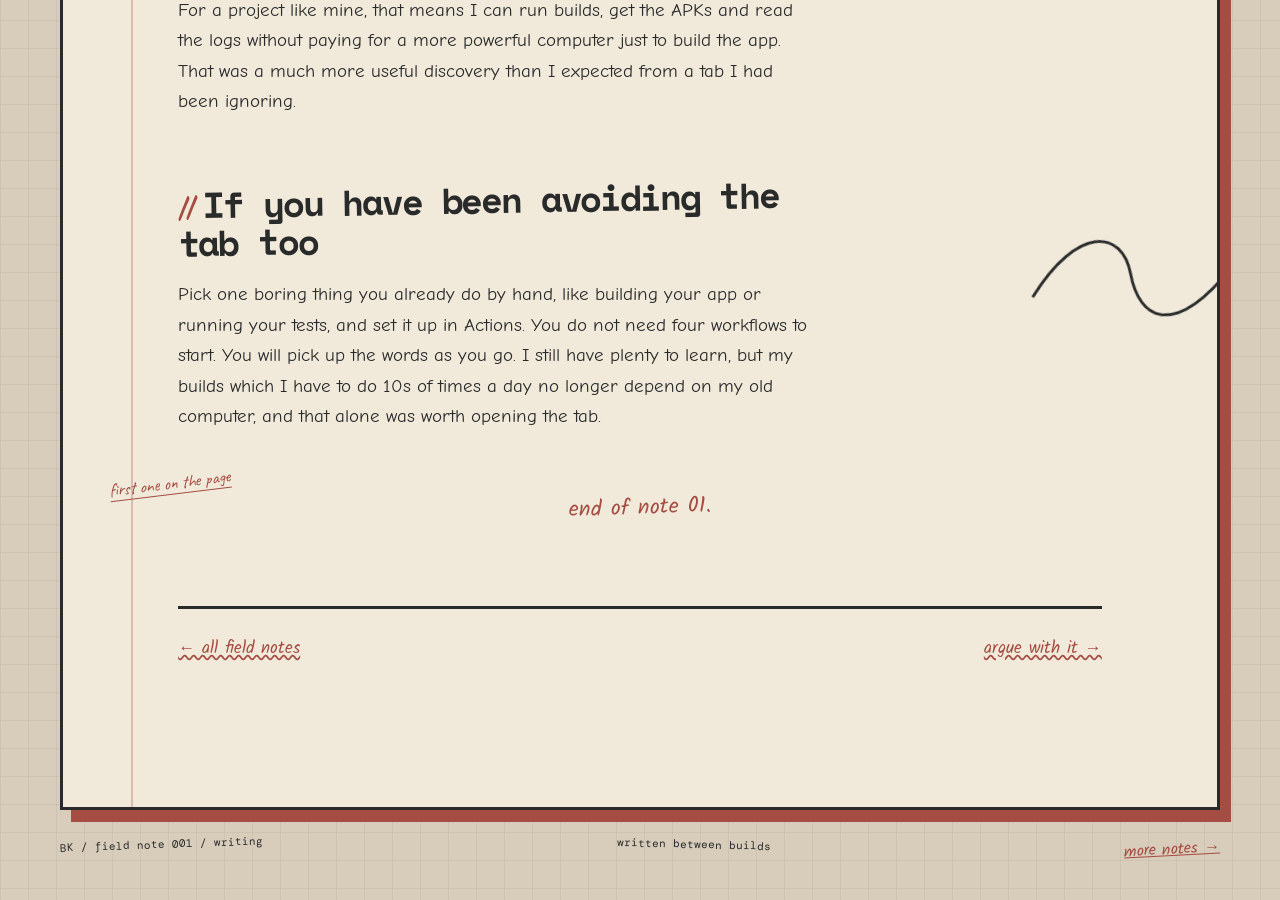
<file: notes/slow-computer-github-actions.html>
<!doctype html>
<html lang="en">
<head>
  <meta charset="utf-8"><meta name="viewport" content="width=device-width, initial-scale=1">
  <meta name="description" content="I stopped waiting on my own computer and let GitHub build my Android app instead. A field note by Nischal Koirala.">
  <title>How My Slow Old Computer Got Me Into GitHub Actions | field notes</title>
  <meta property="og:title" content="How My Slow Old Computer Got Me Into GitHub Actions">
  <meta property="og:description" content="I stopped waiting on my own computer and let GitHub build my Android app instead.">
  <meta property="og:type" content="article">
  <meta property="og:url" content="https://toilala.vercel.app/notes/slow-computer-github-actions.html">
  <meta name="theme-color" content="#f1eadb">
  <link rel="icon" href="../favicon.svg" type="image/svg+xml">
  <link rel="preconnect" href="https://fonts.googleapis.com"><link rel="preconnect" href="https://fonts.gstatic.com" crossorigin>
  <link href="https://fonts.googleapis.com/css2?family=Caveat:wght@400;500;600;700&family=Comic+Neue:wght@400;700&family=DM+Mono:wght@400;500&family=Gloria+Hallelujah&family=Kalam:wght@400;700&family=Patrick+Hand&family=Rock+Salt&family=Space+Mono:wght@400;700&display=swap" rel="stylesheet">
  <link rel="stylesheet" href="../css/style.css">
</head>
<body class="paper-page"><div class="page-noise"></div><header class="masthead wrap"><a class="brand" href="../index.html"><span class="brand-mark">BK</span><span><b>BRIHASPATI</b><small>KOIRALA</small></span></a><p class="header-note">FIELD NOTE <b>001 / WRITING</b><br><span>NISCHAL KOIRALA</span></p><nav class="nav" aria-label="Main navigation"><a href="../index.html"><svg class="nav-icon" viewBox="0 0 24 24" aria-hidden="true"><path d="M4 11.5 12 5l8 6.5v7a1 1 0 0 1-1 1h-5v-5h-4v5H5a1 1 0 0 1-1-1z"/></svg><i>01</i> home</a><a href="../about.html"><svg class="nav-icon" viewBox="0 0 24 24" aria-hidden="true"><circle cx="12" cy="8" r="3.2"/><path d="M5.5 19c.6-3.1 2.8-4.8 6.5-4.8s5.9 1.7 6.5 4.8"/></svg><i>02</i> about</a><a href="../contact.html"><svg class="nav-icon" viewBox="0 0 24 24" aria-hidden="true"><rect x="4" y="6" width="16" height="12" rx="1"/><path d="m5 7 7 6 7-6"/></svg><i>03</i> contact</a><a class="is-active" href="../notes.html"><svg class="nav-icon" viewBox="0 0 24 24" aria-hidden="true"><path d="M6 3h9l4 4v14H6z"/><path d="M14 3v5h5M9.5 13h6M9.5 17h4"/></svg><i>04</i> notes</a></nav><button class="theme-toggle" type="button" aria-label="Switch to dark mode"><span>&#9789;</span><b>dark</b></button><button class="menu-toggle" aria-label="Open navigation" aria-expanded="false"><i></i><i></i></button></header>
<main class="sheet post-sheet wrap reveal">
  <p class="eyebrow">field note 01 / github actions</p>
  <h1 style="font-size:clamp(38px,6vw,84px);line-height:.9">How My Slow Old Computer<br><em>Got Me Into GitHub Actions</em></h1>
  <p class="intro">I stopped waiting on my own computer and let GitHub build my Android app instead.</p>
  <p class="post-meta"><span>by <b>Nischal Koirala</b></span><span>nov 2026</span><span>about 6 min</span></p>
  <div class="sheet-margin" aria-hidden="true"><span class="sheet-scrap scrap-note">NOTE<br>01</span><span class="sheet-pencil">first one on the page</span><svg class="sheet-curl" viewBox="0 0 220 130"><path d="M8 102 C42 22 89 18 105 63 S160 126 210 37"/></svg></div>
  <div class="post-body">
      <p>For a long time, I used GitHub for one thing: keeping my code. It also kept a history of my changes, so if I broke something, I could go back to a version that worked. That was all I did and wanted from it. Around that familiar routine sat tabs and settings with names like Actions, workflows, and runners. They looked important. They also looked like things I could safely leave to people who knew more than I did.</p>
      <p>That changed when I started building oris, an Android music app. An Android app has to be built using a computer before you can install it in your phone, and I had to do that again and again to check whether my bug fixes worked. My computer is a little unfit for that kind of job. It can do it, but repeating it over and over became a hassle. Building my app locally took ages and failed far more often than it worked, and every time I was praying it would not run out of CPU or memory halfway. I spent a lot of evenings reading Gradle logs and hoping the next attempt would finish.</p>
      <h2>Finding out what the Actions tab does</h2>
      <p>After enough playing around, I started digging around to see if there was a better way. That is how I found GitHub Actions. I had no idea GitHub could give me a computer to run a build on. You write down a list of steps, and GitHub runs them on one of its machines when something you choose happens, like a push, or when you start the workflow manually.</p>
      <p>For my app, those steps fetch the code, set up Java, build the app and run its unit tests. If the build succeeds, I get an APK, the file you install on an Android phone, which I can download from the run page. I think of it as my unpaid intern. I wrote the instructions once, and now it runs the build for me on a machine much faster than mine, without complaining.</p>
      <p>It does not fix my mistakes, though. If the code is broken, the build still fails, and I still have to read the logs and that&#x27;s expected. The difference is that I no longer have to rely on my computer to get a build done.</p>
      <p>GitHub calls a set of instructions like this a workflow, and it can run automatically, so I never have to repeat those steps by hand.</p>
      <h2>The words are the hard part</h2>
      <p>Most of what put me off Actions was the vocabulary. A workflow is a set of instructions saved in a YAML file inside the .github/workflows folder in your repository. It starts when something happens, like a push, or when you run it manually. A workflow contains jobs. Each job runs on a runner, the machine doing the work, and contains a list of steps. Those were the words I needed to get started.</p>
      <p>One thing I had to learn is that the machines used by my workflows are temporary. Each job gets a fresh one, and it is discarded afterwards. If I want to download a file after the job finishes, I have to save it as an artifact. That is how the oris APK gets to me. Artifacts do not last forever either: my workflows keep debug APKs for 14 days and release APKs for 7.</p>
      <h2>Why my app has four workflows</h2>
      <p>Over time, my app (oris) ended up with four workflows. One builds the app and runs the unit tests. One runs it in an emulator to check playback. One makes a signed release build and only publishes a release if I turn on the publish option when I start it. The last builds a signed release APK and launches it in an emulator for a quick smoke test. That last check is separate; it does not automatically stop the release workflow from publishing.</p>
      <p>The signing key worried me too. A release APK needs to be signed, but I did not want to put a private key in a public repository. The release workflow reads the key and its passwords from GitHub Actions secrets instead of keeping them in the workflow file. Someone reading that file can see the secret names, not their values. That answered my initial worry, but it is not a reason to stop being careful: the workflow can access those secrets, so I still need to be careful about what code it runs and what it writes to logs.</p>
      <h2>Is it really free?</h2>
      <p>For the standard GitHub hosted runners I use with oris, yes. GitHub&#x27;s documentation says those runners are free for public repositories, and oris is open source. Private repositories get an included amount of compute usage and storage based on the account&#x27;s plan, with charges for additional usage. Larger runners cost extra, even for public repositories. There are usage limits too, so it is worth checking the current terms before relying on it.</p>
      <p>For a project like mine, that means I can run builds, get the APKs and read the logs without paying for a more powerful computer just to build the app. That was a much more useful discovery than I expected from a tab I had been ignoring.</p>
      <h2>If you have been avoiding the tab too</h2>
      <p>Pick one boring thing you already do by hand, like building your app or running your tests, and set it up in Actions. You do not need four workflows to start. You will pick up the words as you go. I still have plenty to learn, but my builds which I have to do 10s of times a day no longer depend on my old computer, and that alone was worth opening the tab.</p>
  </div>
  <p class="post-end">end of note 01.</p>
  <div class="post-nav"><a href="../notes.html">&larr; all field notes</a><a href="../contact.html">argue with it &rarr;</a></div>
</main><footer class="footer wrap"><span>BK / field note 001 / writing</span><span>written between builds</span><a href="../notes.html">more notes &rarr;</a></footer><script src="../js/main.js"></script></body></html>
</file>
<file: css/style.css>
:root{--ink:#292a2a;--paper:#f1eadb;--paper2:#e7ddca;--red:#a64d43;--ochre:#c7a55c;--blue:#82999a;--muted:#756e63;--desk:#d8cdbb;--grid:rgba(41,42,42,.06);--mono:"DM Mono",monospace;--hand:"Kalam",cursive;--block:"Space Mono",monospace}
:root[data-theme="dark"]{--ink:#e8dfcf;--paper:#252729;--paper2:#343638;--red:#d47768;--ochre:#d7b86d;--blue:#92abad;--muted:#afa79b;--desk:#17191a;--grid:rgba(232,223,207,.075)}
*{box-sizing:border-box}
html{scroll-behavior:smooth}
body{margin:0;color:var(--ink);background:var(--desk);background-image:linear-gradient(var(--grid) 1px,transparent 1px),linear-gradient(90deg,var(--grid) 1px,transparent 1px);background-size:28px 28px;font-family:var(--mono);overflow-x:hidden;transition:background-color .35s ease,color .35s ease}
.page-noise{position:fixed;inset:0;pointer-events:none;z-index:10;opacity:.08;background-image:url("data:image/svg+xml,%3Csvg xmlns='http://www.w3.org/2000/svg' width='120' height='120'%3E%3Cfilter id='n'%3E%3CfeTurbulence baseFrequency='.8' numOctaves='3'/%3E%3C/filter%3E%3Crect width='100%25' height='100%25' filter='url(%23n)'/%3E%3C/svg%3E");mix-blend-mode:multiply}
.ink-cursor,.ink-cursor-trail{position:fixed;top:0;left:0;z-index:20;pointer-events:none;border-radius:50%;opacity:0;transform:translate(-50%,-50%);transition:opacity .2s ease,transform .18s ease,background .2s ease}
.ink-cursor{width:12px;height:12px;background:var(--red);mix-blend-mode:multiply}
.ink-cursor:after{content:"";position:absolute;inset:-5px;border:1px solid var(--ink);border-radius:48% 52% 45% 55%;transform:rotate(21deg)}
.ink-cursor-trail{width:35px;height:35px;border:1px solid var(--blue);transition:opacity .3s ease,transform .12s ease}
body.has-pointer{cursor:none}
body.has-pointer a,body.has-pointer button,body.has-pointer [role="button"],body.has-pointer input,body.has-pointer textarea{cursor:none}
body.cursor-hover .ink-cursor{transform:translate(-50%,-50%) scale(1.8);background:var(--ochre)}
body.cursor-hover .ink-cursor-trail{transform:translate(-50%,-50%) scale(1.45) rotate(30deg);border-color:var(--red)}
.wrap{width:min(1160px,calc(100% - 64px));margin-inline:auto}
.masthead{height:105px;display:flex;align-items:center;gap:26px;position:relative}
.brand{display:flex;align-items:center;gap:12px;color:var(--ink);text-decoration:none}
.brand-mark{display:grid;place-items:center;width:50px;height:50px;border:3px solid var(--ink);border-radius:52% 47% 54% 46%;background:var(--paper);font:bold 19px var(--block);box-shadow:5px 5px 0 var(--red);transform:rotate(-8deg);animation:wobble 4s ease-in-out infinite}
.brand span:last-child{display:grid;gap:3px;font:700 12px var(--comic);letter-spacing:.02em}
.brand small{font:18px var(--caveat);color:var(--red);letter-spacing:.02em}
.header-note{margin:0;text-align:center;font:15px/1 var(--patrick);letter-spacing:.04em;transform:translateX(-50%) rotate(-3deg);position:absolute;left:50%;top:38px;white-space:nowrap}
.header-note b{font-family:var(--block);font-size:11px}
.header-note span{color:var(--red)}
.nav{display:flex;gap:23px;margin-left:auto}
.nav a{display:flex;align-items:center;gap:7px;color:var(--ink);text-decoration:none;font:700 12px var(--comic);text-transform:uppercase;position:relative;letter-spacing:.04em}
.nav-icon{width:15px;height:15px;fill:none;stroke:currentColor;stroke-width:1.8;stroke-linecap:round;stroke-linejoin:round;opacity:.78;transition:transform .25s ease,stroke .25s ease}
.nav a:hover .nav-icon,.nav a.is-active .nav-icon{stroke:var(--red);transform:rotate(-8deg) scale(1.12)}
.nav a:after{content:"";position:absolute;left:0;right:0;bottom:-8px;height:2px;background:var(--red);transform:scaleX(0) rotate(-2deg);transition:.25s}
.nav a:hover:after,.nav a.is-active:after{transform:scaleX(1)}
.theme-toggle{position:relative;display:grid;place-items:center;width:47px;height:47px;margin-left:4px;padding:0;border:0;background:transparent;color:var(--ink);cursor:pointer;transform:rotate(-8deg);transition:transform .28s ease}
.theme-toggle:before{content:"";position:absolute;inset:5px 3px 4px 5px;border:2px solid currentColor;border-radius:49% 44% 52% 47%;box-shadow:3px 3px 0 var(--red);transform:rotate(8deg)}
.theme-toggle:after{content:"";position:absolute;inset:1px 9px 10px 1px;border:1px dashed var(--blue);border-radius:48% 56% 43% 52%;transform:rotate(-16deg);opacity:.8}
.theme-toggle:hover{transform:rotate(4deg) scale(1.12)}
.theme-toggle span{position:relative;z-index:1;font:25px/1 var(--caveat);transition:transform .4s ease}
.theme-toggle:hover span{transform:rotate(28deg) scale(1.15)}
.theme-toggle b{position:absolute;top:44px;left:5px;font:10px var(--caveat);font-weight:700;letter-spacing:.04em;transform:rotate(-5deg)}
.theme-toggle b:after{content:"";position:absolute;left:0;right:-4px;bottom:-2px;border-bottom:1px solid currentColor;transform:rotate(-3deg)}
.menu-toggle{display:none;border:0;background:transparent}
.menu-toggle i{display:block;width:27px;height:2px;background:var(--ink);margin:5px}
.hero{min-height:685px;display:grid;grid-template-columns:1fr .95fr;gap:70px;align-items:center;padding:65px 0 90px}.eyebrow{font:11px var(--mono);letter-spacing:.08em;text-transform:uppercase;color:var(--red);margin:0 0 23px}.hero h1,.sheet h1{font:700 clamp(60px,10vw,135px)/.8 var(--block);letter-spacing:-.13em;margin:0 0 38px;transform:rotate(-2deg);text-shadow:4px 4px 0 var(--paper);}.hero h1 em,.sheet h1 em{color:var(--red);font-style:normal;text-shadow:3px 3px 0 var(--ochre)}.hero-blurb,.intro{max-width:510px;font:25px/1.25 var(--hand);margin:0 0 32px}.hero-actions{display:flex;align-items:center;gap:26px;flex-wrap:wrap}.button{display:inline-block;padding:15px 20px;background:var(--red);color:var(--paper);border:2px solid var(--ink);box-shadow:5px 5px 0 var(--ink);text-decoration:none;font:11px var(--mono);cursor:pointer;transform:rotate(-2deg);transition:.2s}.button:hover{background:var(--ink);transform:rotate(2deg) translate(3px,3px);box-shadow:2px 2px 0 var(--ink)}.button b{font-size:17px;margin-left:10px}.scribble-link{color:var(--ink);font:18px var(--hand);text-decoration:underline;text-decoration-style:wavy;text-decoration-color:var(--red)}
.hero-board{height:500px;position:relative;background:var(--paper);border:3px solid var(--ink);box-shadow:11px 13px 0 var(--red);transform:rotate(2deg);overflow:hidden;animation:paperFloat 6s ease-in-out infinite}.hero-board:before{content:"";position:absolute;inset:0;background:repeating-linear-gradient(45deg,transparent 0 19px,rgba(41,42,42,.06) 20px 21px);animation:hatch 12s linear infinite}.pin{position:absolute;z-index:4;width:21px;height:21px;border:2px solid var(--ink);border-radius:50%;background:var(--red);box-shadow:2px 2px 0 var(--ink);animation:pinPulse 2.2s ease-in-out infinite}.pin-red{top:-11px;left:30px}.pin-yellow{top:-11px;right:30px;background:var(--ochre);animation-delay:.7s}.portrait-card{position:absolute;z-index:3;right:36px;bottom:40px;width:170px;height:220px;padding:8px 8px 27px;background:var(--paper2);border:2px solid var(--ink);box-shadow:6px 7px 0 var(--red);transform:rotate(7deg);animation:stickerIn .9s .5s both}.portrait-card img{display:block;width:100%;height:100%;object-fit:cover;filter:grayscale(1) contrast(1.15) sepia(.22);mix-blend-mode:multiply}.portrait-card span{position:absolute;bottom:7px;left:8px;font:10px var(--hand)}.orbit-doodle{position:absolute;inset:65px 22px 40px;width:calc(100% - 44px);height:calc(100% - 105px);fill:none;stroke:var(--ink);stroke-width:4;stroke-linecap:round;stroke-dasharray:1000;stroke-dashoffset:1000;animation:draw 2.4s .8s ease-out forwards}.orbit-doodle .red-stroke{stroke:var(--red);stroke-width:5}.orbit-doodle .thin-stroke{stroke:var(--blue);stroke-width:2}.board-note{position:absolute;top:24px;left:28px;z-index:2;margin:0;color:var(--red);font:20px/1 var(--hand);transform:rotate(-6deg)}.board-note b{color:var(--ink)}.board-code{position:absolute;bottom:14px;left:22px;color:var(--muted);font-size:10px}.torn-paper{position:absolute;z-index:2;width:95px;height:60px;background:var(--ochre);opacity:.75;clip-path:polygon(2% 5%,95% 0,100% 89%,89% 100%,8% 95%,0 20%);transform:rotate(-11deg);animation:scrapDrop .7s .9s both}.paper-a{top:100px;left:30px}.paper-b{top:155px;right:32px;background:var(--blue);transform:rotate(13deg);animation-delay:1.1s}.ink-drop{position:absolute;z-index:2;left:47px;bottom:52px;width:90px;height:35px;background:var(--red);border-radius:53% 47% 42% 58%;opacity:.65;transform:scale(0);animation:inkBloom .7s 1.3s forwards}.ink-drop:before,.ink-drop:after{content:"";position:absolute;background:var(--red);border-radius:50%}.ink-drop:before{width:12px;height:12px;left:-15px;top:-9px}.ink-drop:after{width:7px;height:7px;right:-16px;bottom:-11px}
.ticker{background:var(--ink);color:var(--paper);padding:17px 0;overflow:hidden;transform:rotate(1deg);white-space:nowrap}.ticker div{display:flex;justify-content:space-around;min-width:1200px;animation:marquee 22s linear infinite;font-size:12px}.ticker b{color:var(--ochre);font-size:17px}
.work,.values{padding:145px 0 105px}.section-head{position:relative;border-top:3px solid var(--ink);padding-top:25px;margin-bottom:50px}.section-head h2,.values h2{font:700 clamp(38px,6vw,74px)/.84 var(--block);letter-spacing:-.12em;margin:0}.section-head h2 em,.values h2 em,.sheet h2 em{font-style:normal;color:var(--red)}.margin-note{position:absolute;right:6%;top:30px;font:22px/1 var(--hand);color:var(--red);transform:rotate(5deg)}.work-grid{display:grid;grid-template-columns:1.15fr .85fr;gap:32px 45px}.work-note{position:relative;min-height:360px;padding:35px 32px;border:3px solid var(--ink);box-shadow:8px 9px 0 var(--ink);overflow:hidden}.work-note:after{content:"";position:absolute;inset:0;pointer-events:none;background:repeating-linear-gradient(0deg,transparent 0 20px,rgba(41,42,42,.055) 21px 22px)}.work-note>*{position:relative;z-index:1}.note-wide{grid-row:span 2;background:var(--red);transform:rotate(-2deg);color:var(--paper)}.note-blue{background:#b4c0bb;transform:rotate(2deg)}.note-cream{background:#e8d8a9;transform:rotate(-1deg)}.tape{position:absolute!important;z-index:3!important;top:-16px;left:30%;width:105px;height:29px;background:rgba(222,198,144,.8);transform:rotate(-5deg);animation:tapeMove 4s ease-in-out infinite}.tape-dark{left:auto;right:14%;background:rgba(110,123,118,.55);transform:rotate(6deg)}.tape-red{left:18%;background:rgba(166,77,67,.4);transform:rotate(3deg)}.note-code{display:block;margin-bottom:28px;font-size:11px;color:var(--red)}.note-wide .note-code{color:var(--ink)}.work-note h3{font:700 clamp(33px,4.7vw,62px)/.82 var(--block);letter-spacing:-.13em;margin:0 0 32px}.note-wide h3{color:var(--paper);text-shadow:3px 3px 0 var(--ink)}.work-note p{font:18px/1.3 var(--hand);max-width:480px}.work-note a{color:inherit;font-size:12px;text-decoration:underline;text-decoration-style:wavy}.flow{display:flex;gap:8px;align-items:center;margin-bottom:24px;font:14px var(--hand)}.flow b{padding:7px 9px;background:var(--paper);color:var(--ink);border:2px solid var(--ink);transform:rotate(-4deg)}.flow i{font-style:normal;font-size:20px}.checklist{padding:0;list-style:none;font:18px var(--hand);line-height:1.8;transform:rotate(-2deg)}.checklist li:before{content:"□ ";color:var(--red)}.checklist .done:before{content:"✓ ";color:var(--ink)}.wordpop-doodle{position:relative;width:112px;height:92px;margin:6px 0 28px;transform:rotate(-8deg);transition:transform .35s ease}
.wordpop-doodle i,.wordpop-doodle b{position:absolute;display:block}
.wordpop-doodle i:first-child{left:12px;top:17px;width:62px;height:42px;border:3px solid var(--red);border-radius:49% 51% 42% 58%;transform:rotate(18deg)}
.wordpop-doodle i:nth-child(2){left:29px;top:7px;width:18px;height:65px;border-left:3px dashed var(--ink);transform:rotate(42deg)}
.wordpop-doodle b{right:7px;bottom:8px;width:22px;height:22px;background:var(--ochre);border:2px solid var(--ink);transform:rotate(24deg)}
.wordpop-doodle:hover{transform:rotate(4deg) scale(1.08)}
.values{position:relative;padding-bottom:170px}.values-grid{display:grid;grid-template-columns:1fr 1fr;gap:90px;border-top:3px solid var(--ink);padding-top:30px}.values h2{font-family:var(--hand);letter-spacing:-.06em}.values h2 em{background:var(--red);color:var(--paper);padding:0 8px}.values-grid>p{font:22px/1.35 var(--hand)}.margin-tab{position:absolute;right:7%;bottom:55px;width:152px;padding:12px 15px 14px;background:var(--paper2);border:2px solid var(--ink);box-shadow:5px 5px 0 var(--red);color:var(--ink);text-decoration:none;transform:rotate(-5deg);transition:transform .3s ease,box-shadow .3s ease}.margin-tab:before{content:"";position:absolute;top:-9px;left:28px;width:82px;height:20px;background:rgba(199,165,92,.72);transform:rotate(4deg);z-index:-1}.margin-tab span{display:block;color:var(--red);font:12px var(--caveat);text-transform:uppercase}.margin-tab b{display:block;font:700 19px/1 var(--comic);text-transform:uppercase}.margin-tab i{position:absolute;right:10px;bottom:9px;font:22px var(--hand);font-style:normal}.margin-tab:hover{transform:rotate(2deg) translateY(-5px);box-shadow:8px 8px 0 var(--red)}
.sheet{position:relative;background:var(--paper);border:3px solid var(--ink);padding:100px 9% 145px;box-shadow:11px 12px 0 var(--red);min-height:calc(100vh - 105px);overflow:hidden}.sheet:before{content:"";position:absolute;top:0;bottom:0;left:68px;border-left:2px solid rgba(166,77,67,.3)}.sheet h1{margin-bottom:35px}.intro{max-width:680px}.split,.timeline{display:grid;grid-template-columns:.9fr 1.1fr;gap:90px;margin-top:100px;padding-top:30px;border-top:3px solid var(--ink)}.sheet h2{font:700 clamp(35px,5vw,65px)/.84 var(--block);letter-spacing:-.13em;margin:25px 0}.copy{font:20px/1.4 var(--hand);text-align:justify;text-justify:inter-word}
.work-note p,.values-grid>p{ text-align:justify;text-justify:inter-word}.tool-section{margin-top:130px}.tool-list{display:grid;grid-template-columns:repeat(3,1fr);gap:13px}.tool{padding:18px 12px;text-align:left;background:var(--ochre);border:2px solid var(--ink);font:11px var(--mono);cursor:pointer;transform:rotate(-2deg);transition:.25s}.tool:nth-child(2){background:var(--blue);transform:rotate(2deg)}.tool:nth-child(3){background:#c9aaa0;transform:rotate(-1deg)}.tool:hover,.tool.active{background:var(--red);color:var(--paper);transform:translateY(-7px) rotate(0);box-shadow:5px 5px 0 var(--ink)}.tool-detail{min-height:30px;color:var(--red);font:19px var(--hand)}.timeline{margin-top:125px}.timeline-list article{padding:17px 0;border-top:1px solid var(--ink)}.timeline-list b{font-size:11px;color:var(--red)}.timeline-list h3{font-size:21px;margin:10px 0 5px}.timeline-list p{font:17px var(--hand);margin:0}.ink-about{position:absolute;right:9%;top:17%;width:50px;height:38px;background:var(--red);border-radius:50%;opacity:.65;transform:rotate(30deg);animation:inkBloom .8s .7s both}
.contact-grid{display:grid;grid-template-columns:1.1fr .9fr;gap:80px;margin-top:85px;padding-top:30px;border-top:3px solid var(--ink)}.letter{position:relative;padding:45px 40px;background:#e6d3a6;border:3px solid var(--ink);box-shadow:9px 10px 0 var(--red);transform:rotate(-2deg)}.letter label{display:block;margin-bottom:25px;text-transform:uppercase;font-size:11px}.letter input,.letter textarea{display:block;width:100%;margin-top:8px;padding:9px 2px;background:transparent;border:0;border-bottom:2px solid var(--ink);outline:0;color:var(--ink);font:20px var(--hand)}.letter input:focus,.letter textarea:focus{border-color:var(--red)}.contact-aside{padding:25px}.contact-aside>a{display:inline-block;margin:25px 0 65px;color:var(--red);font:29px var(--hand);text-decoration:underline;text-decoration-style:wavy}.contact-aside p{padding:14px 0;border-top:1px solid var(--ink);font-size:11px}.contact-aside p span{font:17px var(--hand)}.status-dot{display:inline-block;width:8px;height:8px;border-radius:50%;background:var(--red);margin-right:5px}.contact-doodle{margin-top:95px;color:var(--red);font:25px var(--hand);transform:rotate(-4deg)}.form-status{color:var(--red);font:15px var(--hand)}
.footer{display:flex;justify-content:space-between;gap:18px;padding:27px 0 38px;font-size:11px}.footer a{color:var(--red);font:16px var(--hand)}.reveal{opacity:0;transform:translateY(25px);transition:opacity .8s ease,transform .8s ease}.reveal.is-visible{opacity:1;transform:none}.tilt{transition:transform .35s ease,box-shadow .35s ease}.tilt:hover{box-shadow:13px 15px 0 var(--ink)}
@keyframes wobble{0%,100%{transform:rotate(-8deg)}50%{transform:rotate(5deg) translateY(-4px)}}@keyframes paperFloat{0%,100%{transform:rotate(2deg) translateY(0)}50%{transform:rotate(0) translateY(-11px)}}@keyframes hatch{to{background-position:80px 0}}@keyframes draw{to{stroke-dashoffset:0}}@keyframes stickerIn{from{opacity:0;transform:translate(50px,-30px) rotate(22deg) scale(.5)}to{opacity:1;transform:rotate(7deg)}}@keyframes scrapDrop{from{opacity:0;transform:translateY(-25px) rotate(0)}to{opacity:.75}}@keyframes inkBloom{to{transform:scale(1)}}@keyframes pinPulse{50%{transform:scale(1.25);box-shadow:0 0 0 7px rgba(166,77,67,.16),2px 2px 0 var(--ink)}}@keyframes marquee{to{transform:translateX(-22%)}}@keyframes tapeMove{50%{margin-left:7px;transform:rotate(-2deg)}}@keyframes spin{to{transform:rotate(360deg)}}@keyframes stamp{50%{transform:rotate(-5deg) scale(1.06)}}@media(prefers-reduced-motion:reduce){*,*:before,*:after{animation-duration:.01ms!important;transition-duration:.01ms!important}}
@media(max-width:760px){.wrap{width:calc(100% - 30px)}.masthead{height:82px}.header-note{display:none}.menu-toggle{display:block}.nav{display:none;position:absolute;right:15px;top:70px;z-index:8;flex-direction:column;gap:16px;padding:20px;background:var(--paper);border:2px solid var(--ink)}.nav.is-open{display:flex}.hero{display:block;padding:70px 0 90px}.hero h1,.sheet h1{font-size:19vw}.hero-board{height:430px;margin-top:75px}.portrait-card{width:125px;height:166px;right:20px;bottom:35px}.board-note{font-size:16px}.work,.values{padding:100px 0 75px}.margin-note{display:none}.work-grid{display:block}.work-note{margin:58px 6px;min-height:350px}.note-wide{min-height:410px}.values-grid,.split,.timeline,.contact-grid{display:block}.values-grid>p,.copy{margin-top:45px}.stamp{right:4%;bottom:40px}.sheet{padding:75px 28px 110px}.sheet:before{left:25px}.intro{font-size:22px}.split,.timeline{margin-top:75px;padding-top:28px}.tool-section{margin-top:90px}.tool-list{display:block}.tool{display:block;width:100%;margin:12px 0}.contact-grid{margin-top:65px;padding-top:28px}.letter{padding:38px 23px}.contact-aside{margin-top:70px;padding:15px 0}.footer{flex-wrap:wrap}.footer span:nth-child(2){width:100%;order:3}.hero-actions{gap:17px}}

.hero-aside{margin:25px 0 0;color:var(--muted);font:14px/1.35 var(--hand);transform:rotate(-3deg)}.hero-aside b{color:var(--red);font-weight:700}.board-sticker{position:absolute;z-index:5;right:26px;top:28px;padding:7px;background:var(--red);color:var(--paper);font:bold 10px/1 var(--mono);transform:rotate(11deg);box-shadow:3px 3px 0 var(--ink);animation:stickerWiggle 3s ease-in-out infinite}.board-arrow{position:absolute;z-index:5;left:45px;bottom:33px;color:var(--red);font:16px var(--hand);transform:rotate(-8deg);animation:arrowNudge 2s ease-in-out infinite}.margin-note span{color:var(--ink)}.evidence{position:absolute!important;right:20px;bottom:19px;color:var(--ink);font:11px var(--hand);transform:rotate(-5deg);border-bottom:1px solid currentColor}.note-wide .evidence{color:var(--paper)}.sheet-annotation{position:absolute;right:8%;top:17%;font:16px/1 var(--hand);color:var(--red);transform:rotate(6deg)}.tool-joke{color:var(--muted);font:16px var(--hand);transform:rotate(-2deg)}.aside-postscript{border-top:0!important;color:var(--red);font:18px var(--hand)!important;transform:rotate(3deg)}.is-peeking{display:inline-block;animation:peek .35s ease both}@keyframes peek{50%{transform:rotate(-4deg) translateX(5px);color:var(--red)}}@keyframes stickerWiggle{0%,100%{transform:rotate(11deg)}50%{transform:rotate(5deg) translateY(-4px)}}@keyframes arrowNudge{0%,100%{transform:rotate(-8deg) translateX(0)}50%{transform:rotate(-4deg) translateX(7px)}}@keyframes annotationFloat{0%,100%{transform:rotate(6deg) translateY(0)}50%{transform:rotate(2deg) translateY(-7px)}}@media(max-width:760px){.hero-aside{margin-bottom:0}.board-sticker{right:17px;top:24px}.board-arrow{left:18px;bottom:21px;font-size:12px}.sheet-annotation{position:relative;display:block;right:auto;top:auto;margin:20px 0 0;font-size:14px}.evidence{font-size:10px}.aside-postscript{margin-top:22px}}

/* loose page rhythm: the notebook should feel placed by hand, not typeset */
.masthead .brand{transform:rotate(-1.5deg)}
.masthead .header-note{animation:noteSway 5s ease-in-out infinite}
.nav a:nth-child(1){transform:rotate(-2deg) translateY(1px)}
.nav a:nth-child(2){transform:rotate(2deg) translateY(-2px)}
.nav a:nth-child(3){transform:rotate(-1deg) translateY(2px)}
.nav a:hover,.nav a.is-active{transform:rotate(-4deg) translateY(-3px) scale(1.05)}
.eyebrow{display:inline-block;transform:rotate(-2deg)}
.hero-copy{position:relative;transform:rotate(-1deg)}
.hero-copy:after{content:"";position:absolute;left:-18px;bottom:-28px;width:150px;height:13px;border-bottom:2px dashed var(--red);border-radius:50%;transform:rotate(-4deg);animation:dashWiggle 3.2s ease-in-out infinite}
.hero-blurb{max-width:470px;transform:rotate(1.5deg)}
.hero-actions{transform:rotate(-1deg)}
.section-head{border-top:0;padding-top:8px;transform:rotate(-.7deg)}
.section-head:before,.values-grid:before,.split:before,.timeline:before,.contact-grid:before{content:"";position:absolute;left:-4%;right:5%;top:0;border-top:3px dashed var(--ink);transform:rotate(-1.8deg);opacity:.85}
.section-head:after{width:125px;height:9px;margin-top:22px;transform:rotate(3deg);border-radius:50%}
.work-grid{position:relative;gap:46px 38px}
.work-note:nth-child(1){margin-top:7px}
.work-note:nth-child(2){margin-top:-17px}
.work-note:nth-child(3){margin-top:12px}
.work-note h3{transform:rotate(-1.5deg);transform-origin:left center}
.work-note p{max-width:410px;transform:rotate(.8deg)}
.work-note a{display:inline-block;transform:rotate(-3deg)}
.work-note:nth-child(2) .checklist{transform:rotate(2deg) translateX(5px)}
.work-note:nth-child(3) .wordpop-doodle{animation:doodleBounce 4.5s ease-in-out infinite}
.values{transform:rotate(.6deg)}
.values-grid{position:relative;border-top:0}
.values-grid>p{transform:rotate(2deg);max-width:500px}
.sheet{transform:rotate(-.35deg)}
.sheet h1{transform:rotate(-3deg);transform-origin:left center}
.sheet .intro{transform:rotate(1.4deg);margin-left:5px}
.split,.timeline,.contact-grid{position:relative;border-top:0}
.split>div:first-child,.timeline>div:first-child{transform:rotate(-1.4deg)}
.split>div:last-child{padding:18px 22px 10px 27px;background:rgba(199,165,92,.13);transform:rotate(1.2deg)}
.copy{transform:rotate(-.6deg)}
.tool-section{transform:rotate(.7deg)}
.tool-list{transform:rotate(-1deg)}
.tool:nth-child(1){margin-top:5px}
.tool:nth-child(2){margin-top:-8px}
.tool:nth-child(3){margin-top:7px}
.timeline-list article:nth-child(1){transform:rotate(-1deg);padding-left:12px}
.timeline-list article:nth-child(2){transform:rotate(1.5deg);padding-left:25px}
.timeline-list article:nth-child(3){transform:rotate(-.7deg);padding-left:7px}
.contact-grid{gap:66px}
.letter{transform:rotate(-3.2deg) translateY(5px)}
.letter:after{content:"";position:absolute;right:-25px;bottom:28px;width:75px;height:35px;border-bottom:2px solid var(--red);border-radius:50%;transform:rotate(-18deg);animation:underlineFlicker 2.8s ease-in-out infinite}
.letter label:nth-of-type(1){transform:rotate(-1deg)}
.letter label:nth-of-type(2){transform:rotate(1.5deg) translateX(8px)}
.letter label:nth-of-type(3){transform:rotate(-1deg) translateX(-4px)}
.contact-aside{transform:rotate(2.4deg);padding-top:8px}
.contact-aside>a{transform:rotate(-4deg);margin-left:8px}
.contact-aside p:nth-of-type(1){transform:rotate(-1deg)}
.contact-aside p:nth-of-type(2){transform:rotate(2deg);margin-left:14px}
.footer span:nth-child(1){transform:rotate(-2deg)}
.footer span:nth-child(2){transform:rotate(1.5deg)}
.footer a{transform:rotate(-3deg)}
@keyframes noteSway{0%,100%{transform:translateX(-50%) rotate(-3deg) translateY(0)}50%{transform:translateX(-50%) rotate(2deg) translateY(-3px)}}
@keyframes dashWiggle{0%,100%{transform:rotate(-4deg) scaleX(1)}50%{transform:rotate(3deg) scaleX(.82)}}
@keyframes doodleBounce{0%,100%{transform:rotate(-8deg) translateY(0)}50%{transform:rotate(-3deg) translateY(-5px)}}
@keyframes underlineFlicker{0%,100%{transform:rotate(-18deg) scaleX(1)}50%{transform:rotate(-12deg) scaleX(.72)}}
@media(max-width:760px){
  .hero-copy{transform:rotate(-.7deg)}
  .hero-copy:after{left:0;bottom:-22px;width:110px}
  .section-head{margin-left:3px}
  .section-head:before,.values-grid:before,.split:before,.timeline:before,.contact-grid:before{left:-7%;right:-2%}
  .work-note:nth-child(1),.work-note:nth-child(2),.work-note:nth-child(3){margin-top:58px}
  .work-note:nth-child(2){transform:rotate(2deg)}
  .work-note:nth-child(3){transform:rotate(-2deg)}
  .values{transform:none}
  .split>div:last-child{padding:12px 10px 8px 18px}
  .timeline-list article:nth-child(1),.timeline-list article:nth-child(2),.timeline-list article:nth-child(3){padding-left:10px}
  .contact-grid{gap:30px}
  .letter{transform:rotate(-1.8deg)}
  .contact-aside{transform:rotate(1deg)}
}
.is-loaded .masthead,.is-loaded main,.is-loaded .footer{opacity:1!important}

/* secondary pages use a sharper editorial voice than the homepage */
.about-sheet .intro,.contact-sheet .intro{font-family:var(--chicken);font-weight:400;line-height:1.12;max-width:620px;transform:rotate(1.5deg)}
.about-sheet h1,.contact-sheet h1{font-family:var(--scratch);letter-spacing:-.11em}
.about-sheet h2,.contact-sheet h2{font-family:var(--papyrus);letter-spacing:-.1em}
.about-sheet .copy{font-family:var(--comic);font-size:18px;line-height:1.5;transform:rotate(-1deg)}
.about-sheet .copy p:first-child:first-letter{font:42px var(--scratch);color:var(--red);float:left;line-height:.75;padding:5px 5px 0 0}
.about-sheet .tool-detail{font-family:var(--chicken);font-size:20px;transform:rotate(-1.5deg)}
.about-sheet .tool-joke{font-family:var(--scratch)!important;font-size:14px;transform:rotate(3deg)}
.about-sheet .timeline-list h3{font-family:var(--comic);letter-spacing:-.04em}
.about-sheet .timeline-list p{font-family:var(--patrick);font-size:18px}
.contact-sheet .intro{font-size:27px;color:var(--red)}
.contact-sheet .letter{background:var(--paper2)}
.contact-sheet .letter label{font-family:var(--scratch);font-size:13px;letter-spacing:.03em}
.contact-sheet .letter input,.contact-sheet .letter textarea{font-family:var(--patrick);font-size:22px}
.contact-sheet .contact-aside{font-family:var(--mono)}
.contact-sheet .contact-aside>a{font-family:var(--chicken);font-size:25px;line-height:1}
.contact-sheet .aside-postscript{font-family:var(--scratch)!important;font-size:16px!important}
@media(max-width:760px){
  .about-sheet .intro,.contact-sheet .intro{font-size:22px}
  .about-sheet .copy{font-size:17px}
  .contact-sheet .intro{font-size:24px}
}

/* align the field note with the marked notebook point in the masthead */
@media(min-width:761px){
  .header-note{left:37%;transform:translateX(-50%) rotate(-3deg)}
}

/* identity pass: the name is the headline, the navigation is part of the collage */
.nav a{display:flex;align-items:center;gap:7px;padding:9px 13px 10px;border:2px solid var(--ink);background:var(--paper);clip-path:polygon(2% 5%,96% 0,100% 83%,91% 100%,4% 94%,0 17%);box-shadow:3px 3px 0 var(--ink);transform:rotate(-2deg);transition:.25s}.nav a:nth-child(2){transform:rotate(2deg);background:var(--paper2)}.nav a:nth-child(3){transform:rotate(-1deg);background:#d7cdb5}.nav a i{font:10px var(--hand);font-style:normal;color:var(--red)}.nav a:hover,.nav a.is-active{transform:rotate(0) translateY(-4px);box-shadow:5px 6px 0 var(--red)}.portrait-card{width:235px;height:315px;right:30px;bottom:27px;padding:10px 10px 34px;box-shadow:8px 9px 0 var(--red)}.hero h1{font-size:clamp(72px,11vw,155px)}.board-note{font-size:22px}.board-code{font-family:var(--hand);font-size:13px;color:var(--red)}
@media(max-width:760px){.nav a{transform:none!important}.portrait-card{width:180px;height:245px;right:18px;bottom:35px}.hero h1{font-size:19vw}}
@media(max-width:760px){.nav-icon{width:14px;height:14px}.nav a{gap:5px}}

/* tactile, not restless: the collage stays still until the visitor touches it */
.brand-mark,.hero-board,.hero-board:before,.pin,.torn-paper,.ink-drop,.ticker div,.tape{animation:none}
.hero-board:before{opacity:.72}
.ink-drop{transform:scale(1);opacity:.65}
.torn-paper{opacity:.75}
.portrait-card{transform:rotate(5deg);transition:transform .35s cubic-bezier(.2,.8,.2,1),box-shadow .35s}
.portrait-card:hover{transform:rotate(1deg) translateY(-8px) scale(1.02);box-shadow:11px 13px 0 var(--red)}
.portrait-card img{transition:filter .35s,transform .35s}
.portrait-card:hover img{filter:grayscale(.35) contrast(1.12) sepia(.12);transform:scale(1.025)}
.portrait-card .portrait-pin{position:absolute;z-index:5;left:50%;top:-17px;bottom:auto;width:25px;height:25px;padding:0;border:2px solid var(--ink);border-radius:50%;background:var(--red);box-shadow:3px 3px 0 var(--ink);transform:translateX(-50%)}
.portrait-pin:after{content:"";position:absolute;left:8px;top:7px;width:5px;height:5px;border-radius:50%;background:var(--paper);opacity:.8}
.portrait-card span:last-child{font-size:13px;font-weight:700;color:var(--red);transform:rotate(-2deg)}
.board-note{top:29px;left:31px}
.board-note b{font-size:24px}
.ticker{border-top:3px solid var(--red);border-bottom:3px solid var(--ochre);background:var(--ink);box-shadow:0 7px 0 rgba(41,42,42,.16)}
.ticker div{justify-content:center;gap:30px;min-width:0;padding:0 20px;font-family:var(--block);letter-spacing:.08em}
.ticker b{color:var(--red)}
.work-note{transition:transform .35s cubic-bezier(.2,.8,.2,1),box-shadow .35s}
.work-note:hover{transform:translateY(-8px) rotate(0deg)!important;box-shadow:12px 14px 0 var(--ink)}
.tape{transition:transform .3s}
.work-note:hover .tape{transform:rotate(-9deg) translateY(-3px)}
.hero-blurb{max-width:510px;margin:-12px 0 30px}
@media(max-width:760px){.hero-blurb{font-size:21px}.portrait-card{width:180px;height:245px}.portrait-card .portrait-pin{top:-14px}.ticker div{gap:15px;font-size:10px}}

/* composed hero: fewer competing objects, clearer hierarchy */
.masthead{position:relative;z-index:20;border-bottom:1px solid rgba(41,42,42,.35)}
.nav{gap:0;align-items:center;border:2px solid var(--ink);background:var(--paper);box-shadow:4px 4px 0 var(--red);transform:rotate(-1deg);padding:0 4px}
.nav a,.nav a:nth-child(2),.nav a:nth-child(3){height:39px;padding:0 15px;display:flex;align-items:center;gap:7px;border:0;border-right:1px solid rgba(41,42,42,.35);background:transparent;clip-path:none;box-shadow:none;transform:none!important;position:relative}
.nav a:last-child{border-right:0}
.nav a:after{left:12px;right:12px;bottom:5px;height:3px;background:var(--red);transform:scaleX(0) rotate(-2deg)}
.nav a:hover,.nav a.is-active{background:var(--paper2);box-shadow:none;transform:none!important}
.nav a:hover:after,.nav a.is-active:after{transform:scaleX(1) rotate(-2deg)}
.nav a i{font-size:10px}
.hero{grid-template-columns:minmax(0,1.08fr) minmax(330px,.72fr);gap:54px;min-height:640px;padding-top:74px}
.hero-copy{position:relative;z-index:2;padding-left:28px}
.hero-copy:before{content:"";position:absolute;z-index:-1;left:0;top:15px;width:9px;height:238px;background:var(--red);transform:rotate(2deg);opacity:.85}
.hero h1{font-size:clamp(64px,8.5vw,124px);line-height:.84;letter-spacing:-.12em;margin-bottom:32px}
.hero-blurb{max-width:455px;font-size:23px;line-height:1.2}
.hero-board{height:535px;max-width:445px;width:100%;justify-self:end;transform:rotate(1deg);background:var(--paper2);box-shadow:10px 11px 0 var(--red)}
.hero-board:after{content:"";position:absolute;inset:15px;border:1px solid rgba(41,42,42,.3);pointer-events:none}
.board-note{top:39px;left:32px;max-width:210px}
.portrait-card{right:33px;bottom:34px;width:222px;height:304px;transform:rotate(4deg);box-shadow:7px 8px 0 var(--red)}
.portrait-card:hover{transform:rotate(1deg) translateY(-7px) scale(1.015)}
.orbit-doodle{inset:92px 20px 34px;width:calc(100% - 40px);opacity:.68}
.torn-paper{width:78px;height:48px}
.paper-a{top:145px;left:38px}
.paper-b{top:177px;right:28px}
.ink-drop{left:31px;bottom:46px;width:64px;height:25px}
.board-code{bottom:18px;left:28px}
.ticker{margin-top:-2px}
@media(max-width:760px){
  .masthead{border-bottom:0}
  .nav{border:2px solid var(--ink);box-shadow:3px 3px 0 var(--red)}
  .nav.is-open{padding:12px}
  .nav a,.nav a:nth-child(2),.nav a:nth-child(3){height:34px;border:0;padding:0 10px}
  .hero{display:flex;flex-direction:column;gap:30px;min-height:0;padding-top:52px}
  .hero-copy{width:100%;padding-left:17px}
  .hero-copy:before{height:175px;top:8px;width:6px}
  .hero h1{font-size:15.5vw;letter-spacing:-.13em;margin-bottom:26px}
  .hero-blurb{font-size:20px;max-width:330px}
  .hero-board{height:420px;max-width:360px;align-self:center;transform:rotate(1deg)}
  .portrait-card{width:174px;height:238px;right:25px;bottom:31px}
  .orbit-doodle{inset:75px 14px 30px}
  .board-note{top:28px;left:23px;font-size:16px}
}

/* pushpins: the head sits over the paper, the shaft disappears into it */
.hero-board{overflow:visible}
.pin,.portrait-card .portrait-pin,.letter>.pin{
  width:24px;height:24px;border:2px solid #252626;border-radius:50%;
  background:radial-gradient(circle at 34% 27%,#f4c8bd 0 10%,var(--red) 24%,#71322f 72%,#402322 100%);
  box-shadow:2px 3px 0 rgba(41,42,42,.35), inset -2px -3px 2px rgba(41,42,42,.28);
  transform:rotate(-8deg);
  animation:none;
}
.pin:before,.portrait-card .portrait-pin:before,.letter>.pin:before{
  content:"";position:absolute;z-index:-1;left:8px;top:17px;width:5px;height:25px;
  background:linear-gradient(90deg,#777 0,#e1ddd2 38%,#777 68%,#383a39 100%);
  border:1px solid #3c3e3d;border-top:0;border-radius:0 0 3px 3px;
  box-shadow:2px 4px 3px rgba(41,42,42,.3);
}
.pin:after,.portrait-card .portrait-pin:after,.letter>.pin:after{
  content:"";position:absolute;left:4px;top:4px;width:6px;height:5px;
  border-radius:50%;background:rgba(255,244,226,.82);opacity:1;
}
.pin-red{top:-12px;left:28px}
.pin-yellow{top:-12px;right:28px;background:radial-gradient(circle at 34% 27%,#fff0bb 0 10%,var(--ochre) 24%,#8c6b2e 72%,#4c3b1e 100%)}
.portrait-card .portrait-pin{top:-14px;left:50%;transform:translateX(-50%) rotate(-8deg)}
.portrait-card .portrait-pin:before{height:31px;top:17px}
.letter>.pin{top:-13px;left:30px}
@media(max-width:760px){
  .pin-red{left:23px}
  .pin-yellow{right:23px}
  .portrait-card .portrait-pin{top:-13px}
}

/* quieter paper tacks: the attachment should support the collage, not dominate it */
.pin,.portrait-card .portrait-pin,.letter>.pin{
  width:18px;height:18px;border:2px solid #353331;
  background:radial-gradient(circle at 34% 28%,#e6b8aa 0 12%,#a64d43 35%,#7d3935 100%);
  box-shadow:1px 2px 0 rgba(41,42,42,.28),inset -1px -2px 1px rgba(41,42,42,.22);
  transform:rotate(-6deg);
}
.pin:before,.portrait-card .portrait-pin:before,.letter>.pin:before{
  left:6px;top:13px;width:4px;height:12px;
  background:linear-gradient(90deg,#777 0,#c9c4b8 45%,#666 100%);
  border:0;border-radius:0 0 2px 2px;
  box-shadow:1px 2px 2px rgba(41,42,42,.2);
}
.pin:after,.portrait-card .portrait-pin:after,.letter>.pin:after{
  left:3px;top:3px;width:4px;height:3px;
  background:rgba(255,244,226,.7);
}
.pin-red{top:-9px;left:30px}
.pin-yellow{top:-9px;right:30px;background:radial-gradient(circle at 34% 28%,#f1db9b 0 12%,#c7a55c 35%,#967638 100%)}
.portrait-card .portrait-pin{top:-10px;transform:translateX(-50%) rotate(-6deg)}
.portrait-card .portrait-pin:before{height:14px;top:13px}
.letter>.pin{top:-10px;left:30px}
@media(max-width:760px){
  .pin-red{left:23px}
  .pin-yellow{right:23px}
  .portrait-card .portrait-pin{top:-10px}
}

/* replace the failed pushpin language with paper attachments */
.board-tab{position:absolute;z-index:6;top:-10px;width:86px;height:29px;background:rgba(222,198,144,.92);clip-path:polygon(2% 5%,97% 0,100% 88%,91% 100%,4% 92%,0 14%);box-shadow:0 2px 3px rgba(41,42,42,.16);transform:rotate(-4deg);pointer-events:none}
.tab-red{left:28px;background:rgba(166,77,67,.62)}
.tab-yellow{right:28px;background:rgba(199,165,92,.88);transform:rotate(5deg)}
.portrait-card{overflow:visible}
.photo-tape{position:absolute;z-index:5;width:75px;height:23px;background:rgba(222,198,144,.93);clip-path:polygon(2% 8%,96% 0,100% 88%,5% 100%);box-shadow:0 2px 3px rgba(41,42,42,.14);pointer-events:none}
.tape-photo-a{top:-12px;left:18px;transform:rotate(-18deg)}
.tape-photo-b{top:-10px;right:13px;background:rgba(130,153,154,.72);transform:rotate(16deg)}
.letter-tab{position:absolute;z-index:4;top:-13px;left:22%;width:112px;height:27px;background:rgba(222,198,144,.9);clip-path:polygon(1% 8%,97% 0,100% 86%,4% 100%);transform:rotate(-4deg);box-shadow:0 2px 3px rgba(41,42,42,.15)}
.is-loading .masthead,.is-loading main,.is-loading .footer{opacity:0}
.is-loading .masthead{transform:translateY(-12px)}
.is-loaded .masthead,.is-loaded main,.is-loaded .footer{animation:pageArrive .8s cubic-bezier(.2,.8,.2,1) both}
body:before{content:"";position:fixed;z-index:30;top:0;left:0;width:var(--scroll-progress,0%);height:3px;background:var(--red);pointer-events:none;transition:width .12s linear}
.reveal{transform:translateY(35px) rotate(.6deg)}
.reveal.is-visible{transform:none}
.hero-copy h1{animation:letterDrop .9s .12s cubic-bezier(.2,.8,.2,1) both}
.hero-blurb{animation:fadeSlide .7s .3s both}
.hero-actions{animation:fadeSlide .7s .42s both}
.hero-board{animation:boardArrive .9s .18s cubic-bezier(.2,.8,.2,1) both}
.hero-board:hover .board-tab,.portrait-card:hover .photo-tape{filter:saturate(1.15);transform:rotate(-11deg) translateY(-2px)}
@keyframes pageArrive{from{opacity:0}to{opacity:1}}
@keyframes letterDrop{from{opacity:0;transform:translateY(22px) rotate(-2deg);clip-path:inset(0 0 100% 0)}to{opacity:1;transform:rotate(-2deg);clip-path:inset(0 0 0 0)}}
@keyframes fadeSlide{from{opacity:0;transform:translateY(12px)}to{opacity:1;transform:none}}
@keyframes boardArrive{from{opacity:0;transform:translateX(32px) rotate(4deg)}to{opacity:1;transform:rotate(1deg)}}
@media(max-width:760px){.board-tab{width:63px;height:23px;top:-8px}.tab-red{left:20px}.tab-yellow{right:20px}.photo-tape{width:61px;height:20px}.letter-tab{left:17%;width:85px;height:23px}}

/* character notes: a fuller specimen card with handwriting that changes jobs */
:root{--caveat:"Caveat",cursive;--patrick:"Patrick Hand",cursive}
.portrait-card{padding:30px 11px 38px;background:#e9dfcc;box-shadow:8px 9px 0 var(--red)}
.portrait-card:before{content:"";position:absolute;inset:10px 9px 28px;border:1px dashed rgba(41,42,42,.35);pointer-events:none}
.portrait-card:after{content:"";position:absolute;right:13px;top:93px;width:28px;height:1px;background:var(--red);transform:rotate(28deg);box-shadow:-7px 7px 0 var(--red),-14px 14px 0 var(--red);opacity:.7}
.portrait-card img{position:relative;z-index:1;height:calc(100% - 17px);border:1px solid rgba(41,42,42,.4)}
.portrait-index{position:absolute;z-index:2;top:10px;left:11px;font:9px var(--mono)!important;letter-spacing:.03em;color:var(--muted)!important}
.portrait-caption{position:absolute;z-index:2;bottom:10px;left:12px;font:13px var(--patrick)!important;color:var(--red)!important;transform:rotate(-2deg)}
.portrait-note{position:absolute;z-index:3;font:16px var(--caveat);line-height:.85;color:var(--ink);white-space:nowrap;pointer-events:none}
.note-one{left:-51px;top:127px;transform:rotate(-9deg)}
.note-two{right:-55px;bottom:74px;color:var(--red);transform:rotate(8deg)}
.portrait-crossed{position:absolute;z-index:3;left:-42px;bottom:27px;font:15px/1 var(--caveat);color:var(--muted);transform:rotate(-10deg);text-decoration:line-through;text-decoration-thickness:2px;text-decoration-color:var(--red)}
.portrait-crossed b{color:var(--red);font-weight:600;text-decoration:none;display:inline-block;transform:translateX(15px) rotate(7deg)}
.sheet-annotation{font-family:var(--caveat);font-size:21px}
.sheet-crossout{position:absolute;right:11%;top:30%;font:20px/1 var(--caveat);color:var(--muted);transform:rotate(-8deg);text-decoration:line-through;text-decoration-color:var(--red);text-decoration-thickness:2px}
.sheet-crossout b{display:block;color:var(--red);font-weight:500;text-decoration:none;transform:rotate(7deg) translateX(12px)}
.margin-note,.tool-joke,.aside-postscript{font-family:var(--caveat)!important}
.board-note{font-family:var(--caveat)}
.board-note b{font-family:var(--patrick);font-size:25px}
.scribble-link{font-family:var(--caveat);font-size:22px}
.hero-blurb,.intro{font-family:var(--patrick);font-size:25px}
.work-note p{font-family:var(--patrick)}
.work-note a{font-family:var(--caveat);font-size:17px}
.evidence{font-family:var(--caveat)!important;font-size:15px!important}
.portrait-card .photo-tape{transition:transform .28s cubic-bezier(.2,.8,.2,1)}
.portrait-card:hover .tape-photo-a{transform:rotate(-25deg) translateY(-4px)}
.portrait-card:hover .tape-photo-b{transform:rotate(23deg) translateY(-3px)}
.portrait-card:hover .portrait-note{animation:noteScratch .45s ease both}
.portrait-card:hover .note-two{animation-delay:.08s}
.portrait-card:hover .portrait-crossed{animation:crossMark .35s ease both}
.orbit-doodle{stroke-dasharray:13 9;animation:dashWalk 16s linear infinite}
.orbit-doodle .red-stroke{stroke-dasharray:19 12}
.section-head:after{content:"";display:block;width:94px;height:7px;margin-top:18px;background:repeating-linear-gradient(90deg,var(--red) 0 7px,transparent 7px 13px);transform:rotate(-2deg);animation:dashWalk 6s linear infinite}
.tool,.button,.nav a{font-family:var(--patrick)}
.button{font-size:15px}
@keyframes noteScratch{from{opacity:0;transform:translateX(-7px) rotate(-12deg)}to{opacity:1}}
@keyframes crossMark{from{opacity:0;transform:scaleX(.2) rotate(-18deg)}to{opacity:1;transform:scaleX(1) rotate(-10deg)}}
@keyframes dashWalk{to{stroke-dashoffset:-220}}
@media(max-width:760px){.portrait-card{padding-top:27px}.portrait-note{font-size:14px}.note-one{left:-22px;top:115px}.note-two{right:-22px;bottom:68px}.portrait-crossed{left:-14px}.sheet-crossout{right:7%;top:24%;font-size:17px}.hero-blurb,.intro{font-size:22px}}

.portrait-card{cursor:grab;touch-action:none;user-select:none;transition:box-shadow .25s,filter .25s}
.portrait-card:focus-visible{outline:2px dashed var(--red);outline-offset:6px}
.portrait-card.is-dragging{cursor:grabbing;z-index:8;box-shadow:14px 17px 0 var(--red);filter:saturate(1.08)}
.drag-hint{position:absolute;z-index:4;right:9px;top:10px;font:12px var(--caveat)!important;color:var(--blue)!important;transform:rotate(7deg);opacity:.9}
.board-key{position:absolute;z-index:2;left:34px;bottom:43px;display:grid;gap:6px;font:14px var(--patrick);color:var(--muted);transform:rotate(-4deg)}
.board-key span{display:flex;align-items:center;gap:7px}
.board-key i{display:block;width:12px;height:12px;border:1px solid var(--ink);transform:rotate(10deg)}
.key-red{background:var(--red)}.key-blue{background:var(--blue)}.key-ochre{background:var(--ochre)}
.board-route{position:absolute;z-index:2;left:45px;top:205px;display:flex;align-items:center;gap:7px;color:var(--red);font:11px var(--mono);transform:rotate(-17deg)}
.board-route span{display:block;width:34px;border-top:2px dashed var(--red);opacity:.75}
.board-route b{font-weight:500}
.board-scribble{position:absolute;z-index:2;right:28px;bottom:30px;margin:0;color:var(--ink);font:21px/1 var(--caveat);text-align:right;transform:rotate(-7deg)}
.board-scribble:after{content:"";display:block;width:85px;margin:5px 0 0 auto;border-top:2px solid var(--red);transform:rotate(-4deg)}
.portrait-card.is-dragging .drag-hint{color:var(--red)!important}
.portrait-card.is-dragging .photo-tape{animation:tapeJolt .28s ease-in-out infinite alternate}
@keyframes tapeJolt{to{transform:rotate(-20deg) translateY(-2px)}}
@media(max-width:760px){
  .board-key{left:22px;bottom:30px;font-size:12px}
  .board-route{left:27px;top:185px;transform:rotate(-13deg) scale(.8);transform-origin:left}
  .board-scribble{right:20px;bottom:22px;font-size:17px}
  .drag-hint{font-size:11px!important}
}

/* type roles: no single font should have to carry the whole scrapbook */
:root{
  --comic:"Comic Neue","Comic Sans MS",cursive;
  --scratch:"Rock Salt","Chicken Scratch","Gloria Hallelujah",cursive;
  --papyrus:Papyrus,"Twentieth Century","Century Gothic",fantasy;
  --chicken:"Gloria Hallelujah","Chicken Scratch","Comic Sans MS",cursive;
}
.brand span:last-child{font-family:var(--papyrus);letter-spacing:-.03em}
.brand small{font-family:var(--chicken)}
.header-note{font-family:var(--comic)}
.nav a,.nav a i{font-family:var(--comic)}
.nav a i{font-weight:700}
.eyebrow,.note-code,.board-code,.portrait-index,.ticker div,.footer{font-family:var(--mono)}
.hero h1,.sheet h1{font-family:var(--scratch);font-size:clamp(50px,7.7vw,108px);line-height:.95;letter-spacing:-.08em;transform:rotate(-2deg)}
.hero h1 em,.sheet h1 em{font-family:var(--chicken);font-size:.92em;letter-spacing:-.06em}
.hero-blurb,.intro{font-family:var(--comic);font-weight:700}
.button{font-family:var(--comic);font-weight:700}
.scribble-link,.board-note,.board-scribble,.margin-note,.tool-joke,.aside-postscript,.portrait-note,.portrait-crossed,.portrait-caption,.drag-hint{font-family:var(--chicken)!important}
.board-note b{font-family:var(--scratch)}
.section-head h2,.values h2{font-family:var(--papyrus);font-weight:700;letter-spacing:-.08em;line-height:.9}
.work-note h3{font-family:var(--comic);font-weight:700;letter-spacing:-.08em;line-height:.88}
.work-note p,.copy,.timeline-list p,.tool-detail{font-family:var(--comic)}
.work-note a,.evidence{font-family:var(--chicken)!important}
.flow,.checklist,.tool,.contact-aside,.letter label{font-family:var(--comic)}
.contact-aside>a{font-family:var(--scratch)}
.sheet-annotation,.sheet-crossout{font-family:var(--chicken)}
.sheet-crossout b{font-family:var(--comic)}
.portrait-card{font-family:var(--comic)}
.portrait-index{font-size:8px;letter-spacing:.02em}
.portrait-caption{font-size:14px!important}
.portrait-note{font-size:15px}
.board-key{font-family:var(--comic)}
.board-scribble{font-size:22px}
.board-route{font-family:var(--mono)}
.hero h1,.sheet h1,.work-note h3,.section-head h2,.values h2{font-variation-settings:"wght" 700}
@media(max-width:760px){
  .hero h1,.sheet h1{font-size:clamp(47px,13.7vw,72px);letter-spacing:-.09em}
  .hero h1 em,.sheet h1 em{font-size:.9em}
  .section-head h2,.values h2{font-size:clamp(38px,11vw,58px)}
}
.ticker{transform:rotate(0deg)!important}

/* first-frame fit and a calmer upper register */
.brand span:last-child b{font-family:var(--comic);font-weight:700;letter-spacing:-.08em}
.brand small{font-family:var(--caveat);font-size:20px}
.header-note{font-family:var(--patrick);font-size:15px}
.header-note b{font-family:var(--comic)}
.nav a{font-family:var(--comic);font-size:12px}
.hero h1,.sheet h1{font-family:"Gloria Hallelujah","Chicken Scratch","Comic Sans MS",cursive;font-size:clamp(55px,7.15vw,104px);letter-spacing:-.08em;line-height:.9}
.hero h1 em,.sheet h1 em{font-family:"Gloria Hallelujah","Chicken Scratch","Comic Sans MS",cursive;font-size:1em;letter-spacing:-.08em}
.hero h1 em{display:inline-block;transform:rotate(-1deg);text-decoration:underline;text-decoration-thickness:3px;text-decoration-style:wavy;text-underline-offset:7px}
.hero{position:relative}
.hero-margin{position:absolute;inset:0;pointer-events:none;z-index:5}
.hero-margin > span,.hero-margin svg{pointer-events:auto}
.margin-sticker,.margin-scribble,.margin-crossed,.margin-label,.margin-note-bottom{position:absolute;display:block}
.margin-sticker{top:12%;right:-3%;padding:12px 15px 10px;background:var(--ochre);border:2px solid var(--ink);box-shadow:4px 5px 0 var(--ink);font:700 14px/1 var(--comic);letter-spacing:.04em;transform:rotate(8deg);transition:transform .35s ease,filter .35s ease}
.margin-sticker:before{content:"";position:absolute;inset:4px;border:1px dashed var(--ink);opacity:.65}
.margin-sticker:hover{transform:rotate(-3deg) scale(1.08);filter:contrast(1.12)}
.margin-scribble{left:-3%;top:46%;font:21px/1 var(--caveat);color:var(--red);transform:rotate(-8deg)}
.margin-scribble s{color:var(--ink);text-decoration-thickness:2px}
.margin-crossed{left:10%;bottom:14%;font:18px/1.1 var(--hand);transform:rotate(5deg)}
.margin-crossed:after{content:"";position:absolute;left:-7px;right:-10px;top:15px;border-top:2px solid var(--red);transform:rotate(-8deg)}
.margin-label{right:1%;bottom:10%;font:10px/1.25 var(--mono);letter-spacing:.08em;color:var(--muted);transform:rotate(-7deg);border-bottom:1px solid var(--muted);padding-bottom:4px}
.shape-cluster{position:absolute;top:8%;left:43%;width:58px;height:53px;transform:rotate(-12deg);transition:transform .35s ease}
.shape-cluster i,.shape-cluster b{position:absolute;display:block;border:2px solid var(--red);transition:transform .35s ease,background .35s ease}
.shape-cluster i:nth-child(1){left:4px;top:8px;width:18px;height:18px;border-radius:50%;background:var(--ochre)}
.shape-cluster i:nth-child(2){left:27px;top:2px;width:14px;height:25px;border-color:var(--blue);transform:rotate(29deg)}
.shape-cluster i:nth-child(3){left:35px;top:29px;width:20px;height:16px;border-color:var(--ink);transform:rotate(-18deg)}
.shape-cluster i:nth-child(4){left:10px;top:32px;width:12px;height:12px;border-color:var(--blue);border-radius:50%}
.shape-cluster b{left:23px;top:22px;width:11px;height:11px;border:0;background:var(--red);border-radius:50%}
.shape-cluster:hover{transform:rotate(16deg) scale(1.22)}
.shape-cluster:hover i:nth-child(2){transform:rotate(80deg)}
.shape-cluster:hover i:nth-child(3){transform:rotate(25deg)}
.margin-shape{position:absolute;display:block;border:2px solid var(--ink);transition:transform .4s cubic-bezier(.2,.8,.2,1)}
.shape-loop{left:2%;top:20%;width:48px;height:48px;border-radius:49% 51% 42% 58%;border-color:var(--blue);transform:rotate(19deg)}
.shape-loop:hover{transform:rotate(-24deg) scale(1.25)}
.shape-blob{right:-2%;top:32%;width:34px;height:54px;background:var(--red);border:0;border-radius:55% 45% 62% 38%;opacity:.72;transform:rotate(-23deg)}
.shape-blob:hover{transform:rotate(12deg) scale(1.28);border-radius:50%}
.margin-curl{position:absolute;right:-4%;top:63%;width:240px;height:130px;overflow:visible;fill:none;stroke:var(--ink);stroke-width:3;stroke-linecap:round;stroke-dasharray:420;stroke-dashoffset:420;animation:curlReveal .75s .65s cubic-bezier(.2,.8,.2,1) forwards;transition:stroke-dashoffset .55s ease,stroke: .3s ease;transform:rotate(-8deg)}
.hero:hover .margin-curl,.margin-curl:hover{stroke-dashoffset:0;stroke:var(--red)}
.margin-note-bottom{left:42%;bottom:-1%;font:19px/1 var(--caveat);color:var(--red);transform:rotate(-4deg);transition:transform .3s ease}
.margin-note-bottom:hover{transform:rotate(3deg) translateY(-5px)}
.margin-note-bottom b{color:var(--ink)}
.margin-crossed{left:auto;right:28%;bottom:7%;font-size:15px;transform:rotate(-6deg)}
.margin-scrap{position:absolute;display:block;pointer-events:auto}
.scrap-note{left:24%;top:74%;padding:7px 10px;background:var(--blue);border:2px solid var(--ink);box-shadow:3px 3px 0 var(--ink);font:12px/1 var(--comic);transform:rotate(9deg);transition:transform .3s ease}
.scrap-note:hover{transform:rotate(-4deg) scale(1.12)}
.tape-note{left:21%;top:72%;width:58px;height:16px;background:rgba(166,77,67,.45);transform:rotate(-12deg)}
@keyframes curlReveal{from{stroke-dashoffset:420;opacity:.2}to{stroke-dashoffset:0;opacity:1}}
.sheet-margin{position:absolute;inset:0;pointer-events:none;z-index:4}
.sheet-scrap,.sheet-pencil{position:absolute;display:block;pointer-events:auto}
.sheet-scrap{right:4%;top:11%;padding:11px 13px;background:var(--blue);border:2px solid var(--ink);box-shadow:4px 4px 0 var(--ink);font:700 13px/1 var(--comic);transform:rotate(8deg);transition:transform .3s ease}
.sheet-scrap:hover{transform:rotate(-4deg) scale(1.08)}
.scrap-contact{background:var(--ochre);top:15%}
.sheet-pencil{left:4%;bottom:8%;color:var(--red);font:18px var(--caveat);transform:rotate(-7deg);border-bottom:1px solid var(--red)}
.sheet-curl{position:absolute;right:-2%;bottom:12%;width:210px;height:125px;fill:none;stroke:var(--ink);stroke-width:3;stroke-linecap:round;stroke-dasharray:360;stroke-dashoffset:360;animation:curlReveal .75s .12s cubic-bezier(.2,.8,.2,1) forwards;transform:rotate(9deg);transition:stroke .3s ease}
.sheet:hover .sheet-curl{stroke:var(--red)}
@media(min-width:761px){
  .hero{min-height:calc(100vh - 105px);padding:38px 0 52px}
  .hero-board{height:min(535px,calc(100vh - 205px));min-height:430px}
  .hero h1{margin-bottom:26px}
  .hero-blurb{margin-bottom:24px}
}
@media(max-width:760px){
  .theme-toggle{margin-left:auto;margin-right:2px;transform:scale(.88) rotate(-8deg)}
  .theme-toggle b{top:42px}
}
@media (hover:none), (pointer:coarse){
  .ink-cursor,.ink-cursor-trail{display:none}
}
@media(max-width:760px){
  html,body{overflow-x:clip}
  .hero{overflow:hidden}
  .hero-board{width:calc(100% - 20px);max-width:340px;margin-inline:auto}
  .hero h1,.sheet h1{font-size:clamp(50px,13.2vw,78px);letter-spacing:-.07em;line-height:.88}
  .hero-margin{inset:0 10px}
  .margin-sticker{top:3%;right:0;font-size:11px;padding:9px 10px}
  .margin-scribble{left:0;top:37%;font-size:17px}
  .margin-crossed{right:18%;bottom:5%;font-size:13px}
  .margin-label{right:0;bottom:2%;font-size:8px}
  .margin-curl{right:-25px;top:46%;width:160px;height:90px}
  .margin-note-bottom{left:auto;right:9%;bottom:-4%;font-size:15px}
  .shape-loop{left:-8px;top:17%;width:34px;height:34px}
  .shape-blob{right:-8px;top:30%;width:24px;height:40px}
  .scrap-note{left:17%;top:76%}
  .tape-note{left:12%;top:74%}
  .shape-cluster{left:38%;top:6%;transform:scale(.8) rotate(-12deg)}
  .sheet-scrap{right:3%;top:9%;font-size:10px}
  .sheet-pencil{left:3%;bottom:4%;font-size:15px}
  .sheet-curl{right:-45px;bottom:6%;width:160px;height:95px}
  .margin-tab{right:4%;bottom:28px;width:138px}
}


/* field notes */
.notes-list{display:grid;gap:45px;margin-top:65px;padding-top:30px;border-top:3px solid var(--ink)}
.note-card{position:relative;display:block;padding:35px 32px 55px;border:3px solid var(--ink);box-shadow:8px 9px 0 var(--ink);background:var(--paper2);text-decoration:none;color:inherit;transform:rotate(-1deg);transition:transform .3s ease,box-shadow .3s ease}
.note-card:nth-child(2n){transform:rotate(1.2deg);background:#e8d8a9}
.note-card:hover{transform:rotate(0) translateY(-4px);box-shadow:12px 13px 0 var(--red)}
.note-card h3{font:700 clamp(26px,3.6vw,44px)/.95 var(--block);letter-spacing:-.08em;margin:0 0 18px}
.note-card .note-code{margin-bottom:16px}
.note-card p{font:19px/1.35 var(--hand);max-width:560px;margin:0}
.note-card .read-mark{position:absolute;right:22px;bottom:16px;font:15px var(--hand);color:var(--red);transform:rotate(-3deg)}
.notes-empty{margin-top:70px;font:19px var(--hand);color:var(--muted);transform:rotate(-2deg)}
.notes-empty b{color:var(--red)}

/* reading a note */
.post-sheet .intro{max-width:600px}
.post-meta{display:flex;gap:18px;flex-wrap:wrap;align-items:center;margin:26px 0 0;font:12px var(--mono);color:var(--muted);text-transform:uppercase;letter-spacing:.06em}
.post-meta b{color:var(--red);font-weight:400}
.post-body{max-width:640px;margin-top:60px}
.post-body p{font:19px/1.6 var(--comic);margin:0 0 28px}
.post-body h2{font:700 clamp(24px,3vw,36px)/1 var(--block);letter-spacing:-.06em;margin:65px 0 24px;transform:rotate(-1deg)}
.post-body h2:before{content:"// ";color:var(--red);font-family:var(--hand);font-weight:400;font-size:.8em}
.post-nav{display:flex;justify-content:space-between;gap:18px;flex-wrap:wrap;margin-top:80px;padding-top:26px;border-top:3px solid var(--ink);font:17px var(--hand)}
.post-nav a{color:var(--red);text-decoration:underline;text-decoration-style:wavy}
.post-end{font:22px var(--hand);color:var(--red);transform:rotate(-2deg);text-align:center;margin-top:60px}
@media(max-width:760px){.post-body p{font-size:17px}.note-card{padding:28px 22px 50px}}
</file>
